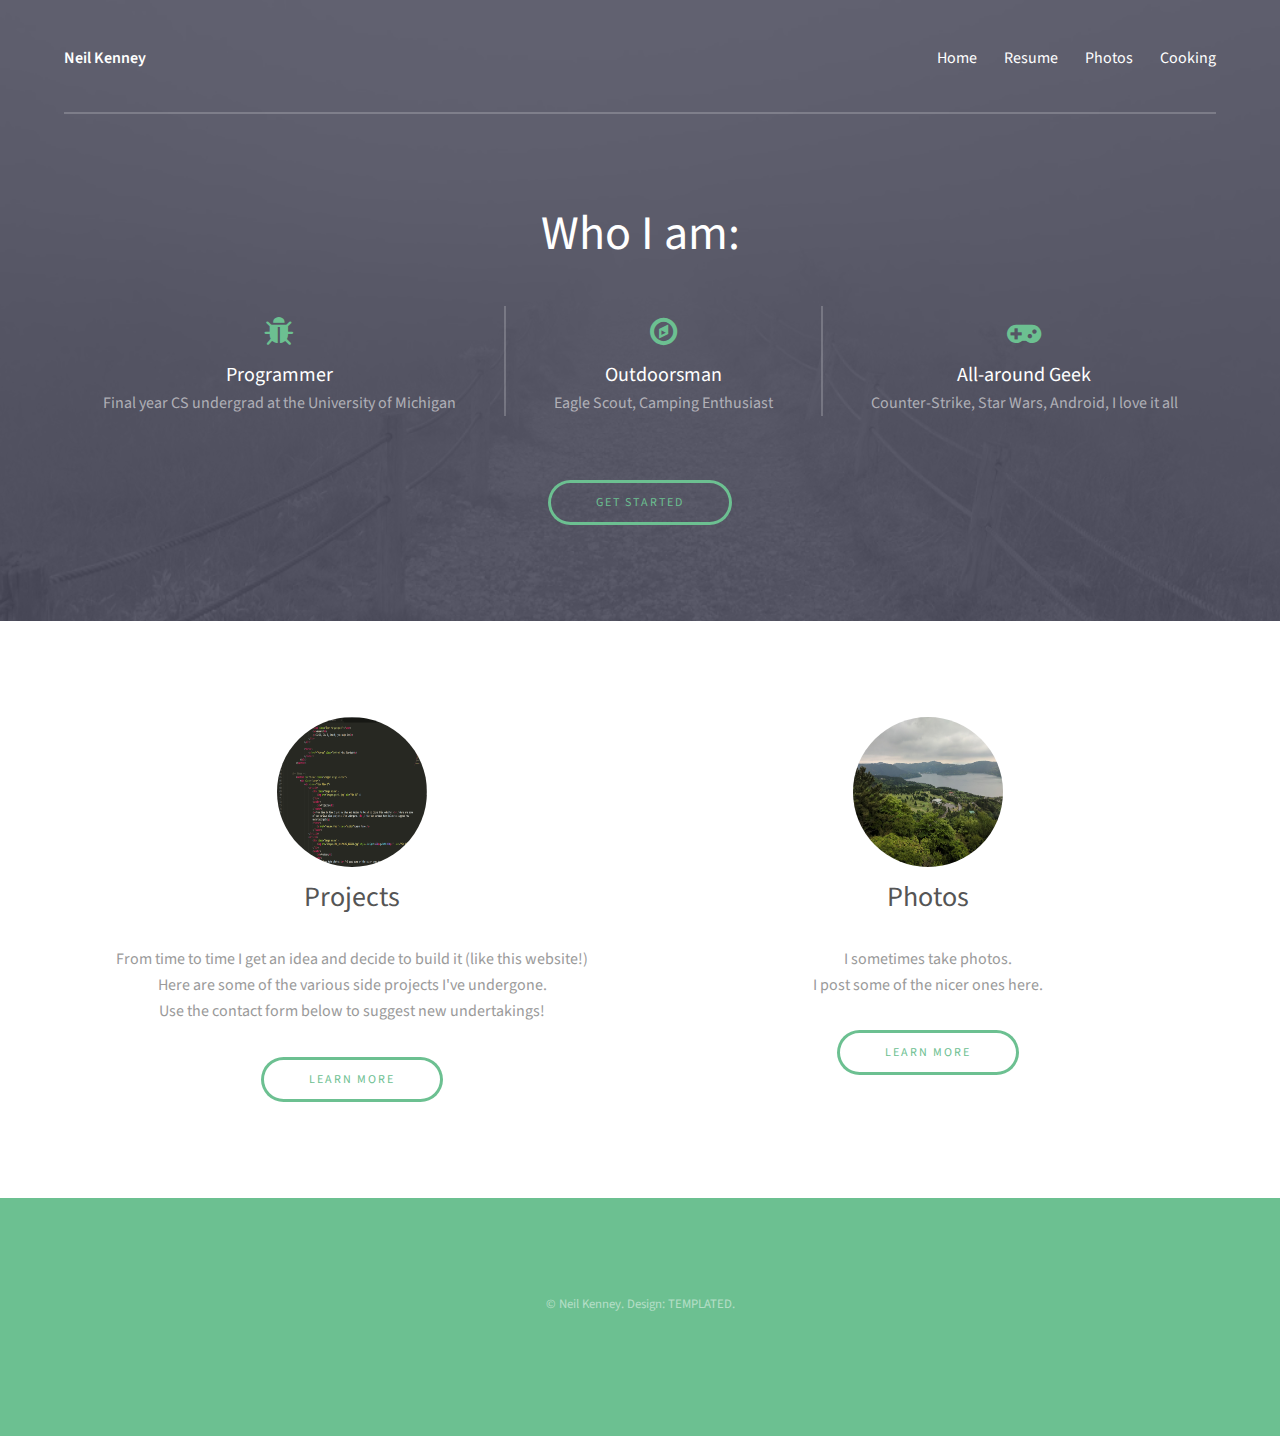
<file: index.html>
<!doctype html>
<!--
	Projection by TEMPLATED
	templated.co @templatedco
	Released for free under the Creative Commons Attribution 3.0 license (templated.co/license)
-->
<html>
	<head>
		<title>NFKenney</title>
		<meta charset="utf-8" />
		<meta name="viewport" content="width=device-width, initial-scale=1" />
		<link rel="stylesheet" href="assets/css/main.css" />
	</head>
	<body>

		<!-- Header -->
			<header id="header">
				<div class="inner">
					<a href="index.php" class="logo"><strong>Neil Kenney</strong></a>
					<nav id="nav">
						<a href="index.php">Home</a>
						<a href="resume.html">Resume</a>
						<a href="pictures.html">Photos</a>
						<a href="cooking.html">Cooking</a>

					</nav>
					<a href="#navPanel" class="navPanelToggle"><span class="fa fa-bars"></span></a>
				</div>
			</header>

		<!-- Banner -->
			<section id="banner">
				<div class="inner">
					<header>
						<h1>Who I am:</h1>
					</header>

					<div class="flex ">

						<div>
							<span class="icon fa-bug"></span>
							<h3>Programmer</h3>
							<p>Final year CS undergrad at the University of Michigan</p>
						</div>

						<div>
							<span class="icon fa-compass"></span>
							<h3>Outdoorsman</h3>
							<p>Eagle Scout, Camping Enthusiast</p>
						</div>

						<div>
							<span class="icon fa-gamepad"></span>
							<h3>All-around Geek</h3>
							<p>Counter-Strike, Star Wars, Android, I love it all</p>
						</div>
					</div>

					<footer>
						<a href="#three" class="button">Get Started</a>
					</footer>
				</div>
			</section>


		<!-- Three -->
			<section id="three" class="wrapper align-center">
				<div class="inner">
					<div class="flex flex-2">
						<article>
							<div class="image round">
								<img src="images/NFKenney_-_Google_Chrome_2017-09-16_15-23-32.jpg"style="height:150px;width:150px" alt="Pic 01" />
							</div>
							<header>
								<h3>Projects</h3>
							</header>
							<p>From time to time I get an idea and decide to build it (like this website!)<br />Here are some of the various side projects I've undergone. <br /> Use the contact form below to suggest new undertakings!</p>
							<footer>
								<a href="resume.html" class="button">Learn More</a>
							</footer>
						</article>
						<article>
							<div class="image round">
								<img src="images/IMG_20170525_155222.jpg" style="height:150px;width:150px"  alt="Pic 02" />
							</div>
							<header>
								<h3>Photos</h3>
							</header>
							<p>I sometimes take photos.<br />I post some of the nicer ones here.</p>
							<footer>
								<a href="pictures.html" class="button">Learn More</a>
							</footer>
						</article>
					</div>
				</div>
			</section>

		<!-- Footer -->
			<footer id="footer">
				<div class="inner">

					<div class="copyright">
						&copy; Neil Kenney. Design: <a href="https://templated.co">TEMPLATED</a>.
					</div>

				</div>
			</footer>

		<!-- Scripts -->
			<script src="assets/js/jquery.min.js"></script>
			<script src="assets/js/skel.min.js"></script>
			<script src="assets/js/util.js"></script>
			<script src="assets/js/main.js"></script>

	</body>
</html>
</file>
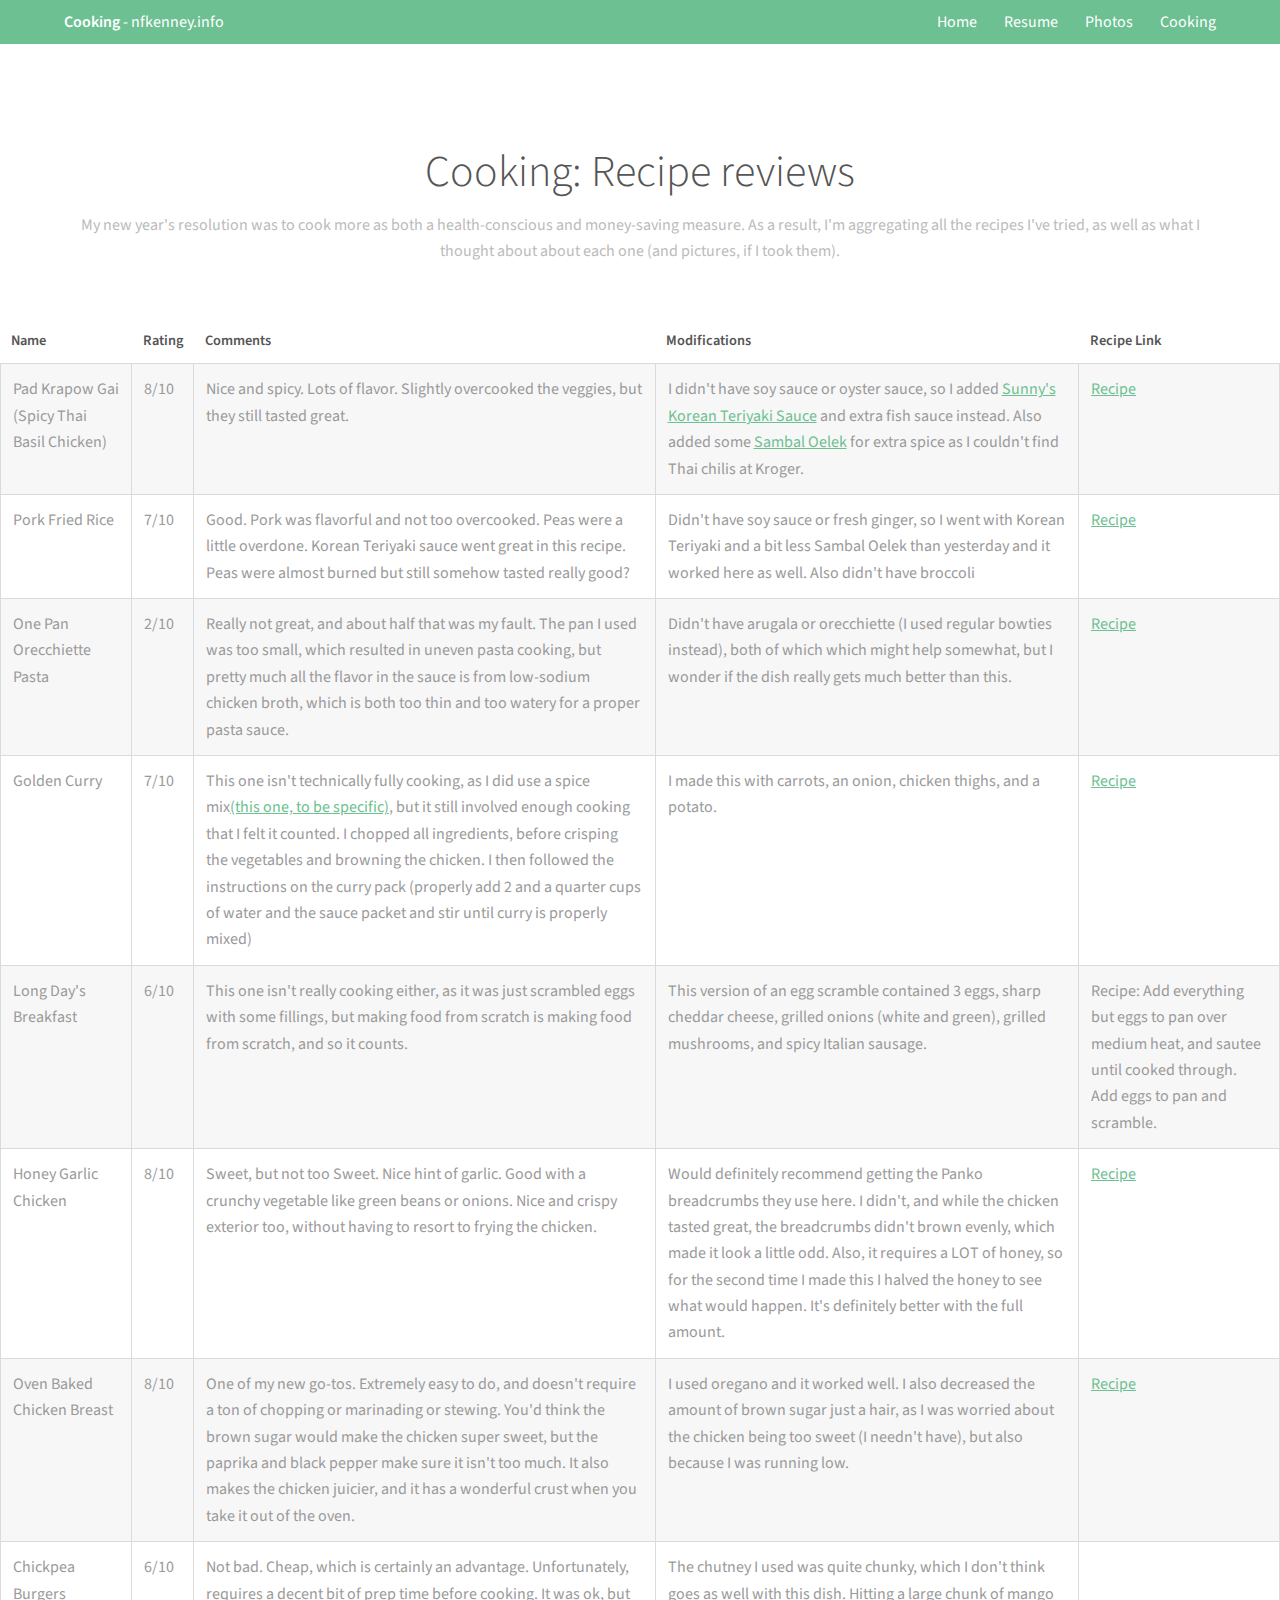
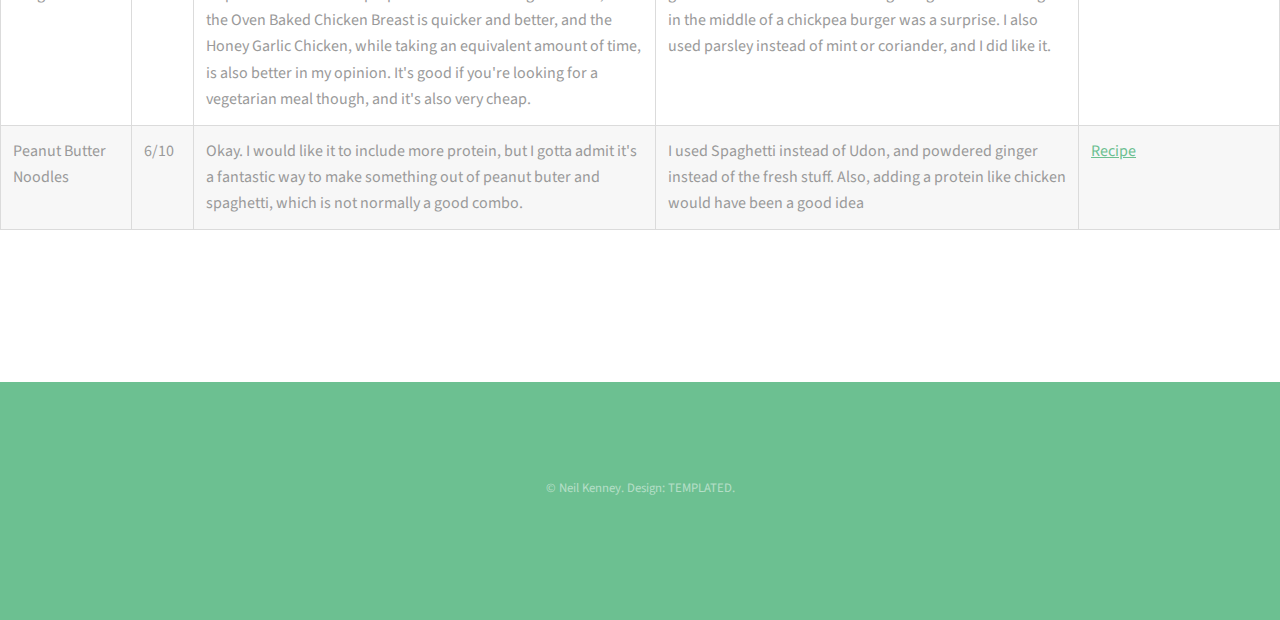
<file: cooking.html>
<!DOCTYPE HTML>
<!--
	Test
	templated.co @templatedco
	Released for free under the Creative Commons Attribution 3.0 license (templated.co/license)
-->
<html>
	<head>
		<title>Cooking - NFKenney.info</title>
		<meta charset="utf-8" />
		<meta name="viewport" content="width=device-width, initial-scale=1" />
		<link rel="stylesheet" href="assets/css/main.css" />
	</head>
	<body class="subpage">

		<!-- Header -->
			<header id="header">
				<div class="inner">
					<a href="index.html" class="logo"><strong>Cooking</strong> - nfkenney.info</a>
					<nav id="nav">
						<a href="index.html">Home</a>
						<a href="resume.html">Resume</a>
						<a href="pictures.html">Photos</a>
						<a href="cooking.html">Cooking</a>
					</nav>
					<a href="#navPanel" class="navPanelToggle"><span class="fa fa-bars"></span></a>
				</div>
			</header>

		<!-- Three -->
			<section id="three" class="wrapper">
				<div class="inner">
					<header class="align-center">
						<h2>Cooking: Recipe reviews</h2>
						<p>My new year's resolution was to cook more as both a health-conscious and money-saving measure. As a result, I'm aggregating all the recipes I've tried, as well as what I thought about about each one (and pictures, if I took them).</p>
					</header>
				</div>
				<div class="table-wrapper">
					<table class="alt">
						<thead>
							<tr>
								<th>Name</th>
								<th>Rating</th>
								<th>Comments</th>
								<th>Modifications</th>
								<th>Recipe Link</th>
							</tr>
						</thead>
						<tbody>
							<tr>
								<td>Pad Krapow Gai (Spicy Thai Basil Chicken)</td>
								<td>8/10</td>
								<td>Nice and spicy. Lots of flavor. Slightly overcooked the veggies, but they still tasted great.</td>
								<td>I didn't have soy sauce or oyster sauce, so I added <a href="https://www.amazon.com/Sunnys-Gourmet-Products-Korean-Teriyaki/dp/B00ENWA5CE">Sunny's Korean Teriyaki Sauce</a> and extra fish sauce instead. Also added some <a href="https://www.amazon.com/Huey-Fong-Sambal-Oelek-Chili/dp/B000JMAVXA"> Sambal Oelek</a> for extra spice as I couldn't find Thai chilis at Kroger.</td>
								<td><a href="https://www.allrecipes.com/recipe/257938/spicy-thai-basil-chicken-pad-krapow-gai/">Recipe</a> </td>
							</tr>
							<tr>
								<td>Pork Fried Rice</td>
								<td>7/10</td>
								<td>Good. Pork was flavorful and not too overcooked. Peas were a little overdone. Korean Teriyaki sauce went great in this recipe. Peas were almost burned but still somehow tasted really good?</td>
								<td>Didn't have soy sauce or fresh ginger, so I went with Korean Teriyaki and a bit less Sambal Oelek than yesterday and it worked here as well. Also didn't have broccoli</td>
								<td><a href="https://www.allrecipes.com/recipe/230818/pork-fried-rice/">Recipe</a> </td>
							</tr>
							<tr>
								<td> One Pan Orecchiette Pasta</td>
								<td>2/10</td>
								<td>Really not great, and about half that was my fault. The pan I used was too small, which resulted in uneven pasta cooking, but pretty much all the flavor in the sauce is from low-sodium chicken broth, which is both too thin and too watery for a proper pasta sauce. </td>
								<td>Didn't have arugala or orecchiette (I used regular bowties instead), both of which which might help somewhat, but I wonder if the dish really gets much better than this.</td>
								<td><a href="https://www.allrecipes.com/recipe/239047/one-pan-orecchiette-pasta/?internalSource=hub%20recipe&referringId=15050&referringContentType=Recipe%20Hub&clickId=cardslot%2013">Recipe</a></td>
							</tr>
							<tr>
								<td>Golden Curry</td>
								<td>7/10</td>
								<td>This one isn't technically fully cooking, as I did use a spice mix<a href="https://www.amazon.com/Golden-Curry-Sauce-Mix-Medium/dp/B0099IJBDQ/">(this one, to be specific)</a>, but it still involved enough cooking that I felt it counted. I chopped all ingredients, before crisping the vegetables and browning the chicken. I then followed the instructions on the curry pack (properly add 2 and a quarter cups of water and the sauce packet and stir until curry is properly mixed)</td> 
								<td>I made this with carrots, an onion, chicken thighs, and a potato.</td>
								<td><a href="https://images-na.ssl-images-amazon.com/images/I/61IVrHHPxYL.jpg">Recipe</a></td>
							</tr>
							<tr>
								<td>Long Day's Breakfast</td>
								<td>6/10</td>
								<td>This one isn't really cooking either, as it was just scrambled eggs with some fillings, but making food from scratch is making food from scratch, and so it counts. </td> 
								<td>This version of an egg scramble contained 3 eggs, sharp cheddar cheese, grilled onions (white and green), grilled mushrooms, and spicy Italian sausage.</td>
								<td>Recipe: Add everything but eggs to pan over medium heat, and sautee until cooked through. Add eggs to pan and scramble.</td>
							</tr>
							<tr>
								<td>Honey Garlic Chicken</td>
								<td>8/10</td>
								<td>Sweet, but not too Sweet. Nice hint of garlic. Good with a crunchy vegetable like green beans or onions. Nice and crispy exterior too, without having to resort to frying the chicken. </td>
								<td>Would definitely recommend getting the Panko breadcrumbs they use here. I didn't, and while the chicken tasted great, the breadcrumbs didn't brown evenly, which made it look a little odd. Also, it requires a LOT of honey, so for the second time I made this I halved the honey to see what would happen. It's definitely better with the full amount. </td>
								<td><a href="https://kirbiecravings.com/baked-honey-garlic-chicken/">Recipe</a> </td>
							</tr>
							<tr>
								<td>Oven Baked Chicken Breast</td>
								<td>8/10</td>
								<td>One of my new go-tos. Extremely easy to do, and doesn't require a ton of chopping or marinading or stewing. You'd think the brown sugar would make the chicken super sweet, but the paprika and black pepper make sure it isn't too much. It also makes the chicken juicier, and it has a wonderful crust when you take it out of the oven.</td>
								<td>I used oregano and it worked well. I also decreased the amount of brown sugar just a hair, as I was worried about the chicken being too sweet (I needn't have), but also because I was running low. </td>
								<td><a href="https://www.recipetineats.com/oven-baked-chicken-breast/">Recipe</a> </td>
							</tr>
							<tr>
								<td>Chickpea Burgers</td>
								<td>6/10</td>
								<td>Not bad. Cheap, which is certainly an advantage. Unfortunately, requires a decent bit of prep time before cooking. It was ok, but the Oven Baked Chicken Breast is quicker and better, and the Honey Garlic Chicken, while taking an equivalent amount of time, is also better in my opinion. It's good if you're looking for a vegetarian meal though, and it's also very cheap.</td>
								<td>The chutney I used was quite chunky, which I don't think goes as well with this dish. Hitting a large chunk of mango in the middle of a chickpea burger was a surprise. I also used parsley instead of mint or coriander, and I did like it. </td>
								<td><a href="http://frugalfeeding.com/2013/07/24/chickpea-burgers/"><Recipe</a> </td>
							</tr>
							<tr>
								<td>Peanut Butter Noodles</td>
								<td>6/10</td>
								<td>Okay. I would like it to include more protein, but I gotta admit it's a fantastic way to make something out of peanut buter and spaghetti, which is not normally a good combo.</td> 
								<td>I used Spaghetti instead of Udon, and powdered ginger instead of the fresh stuff. Also, adding a protein like chicken would have been a good idea</td>
								<td><a href="https://www.allrecipes.com/recipe/11835/peanut-butter-noodles/?internalSource=recipe%20hub&referringId=95&referringContentType=Recipe%20Hub&clickId=cardslot%2039">Recipe</a></td>
							</tr>   
						</tbody>
						<tfoot>
							<tr>
								<td colspan="2"></td>
							</tr>
						</tfoot>
					</table>
				</div>
		</section>



		<!-- Footer -->
			<footer id="footer">
				<div class="inner">

					<div class="copyright">
						&copy; Neil Kenney. Design: <a href="https://templated.co">TEMPLATED</a>.
					</div>

				</div>
			</footer>

		<!-- Scripts -->
			<script src="assets/js/jquery.min.js"></script>
			<script src="assets/js/skel.min.js"></script>
			<script src="assets/js/util.js"></script>
			<script src="assets/js/main.js"></script>

	</body>
</html>
</file>
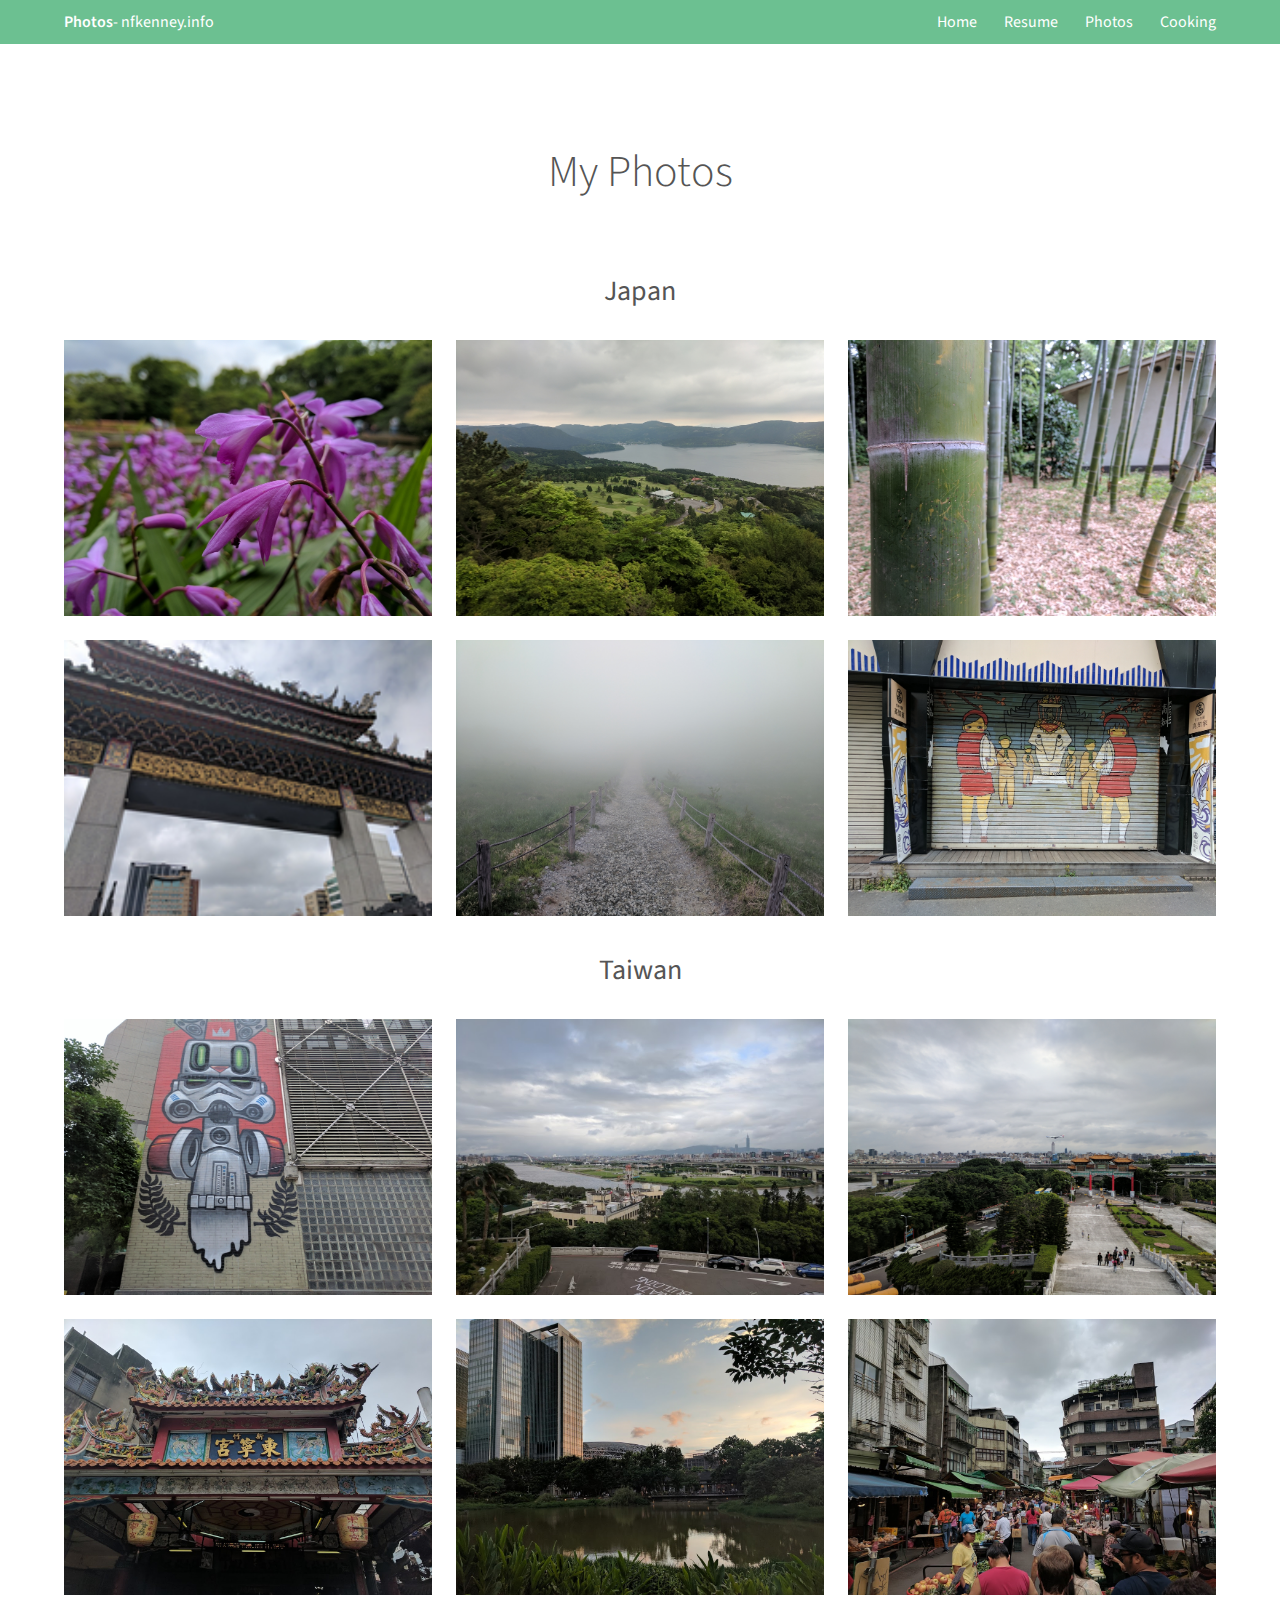
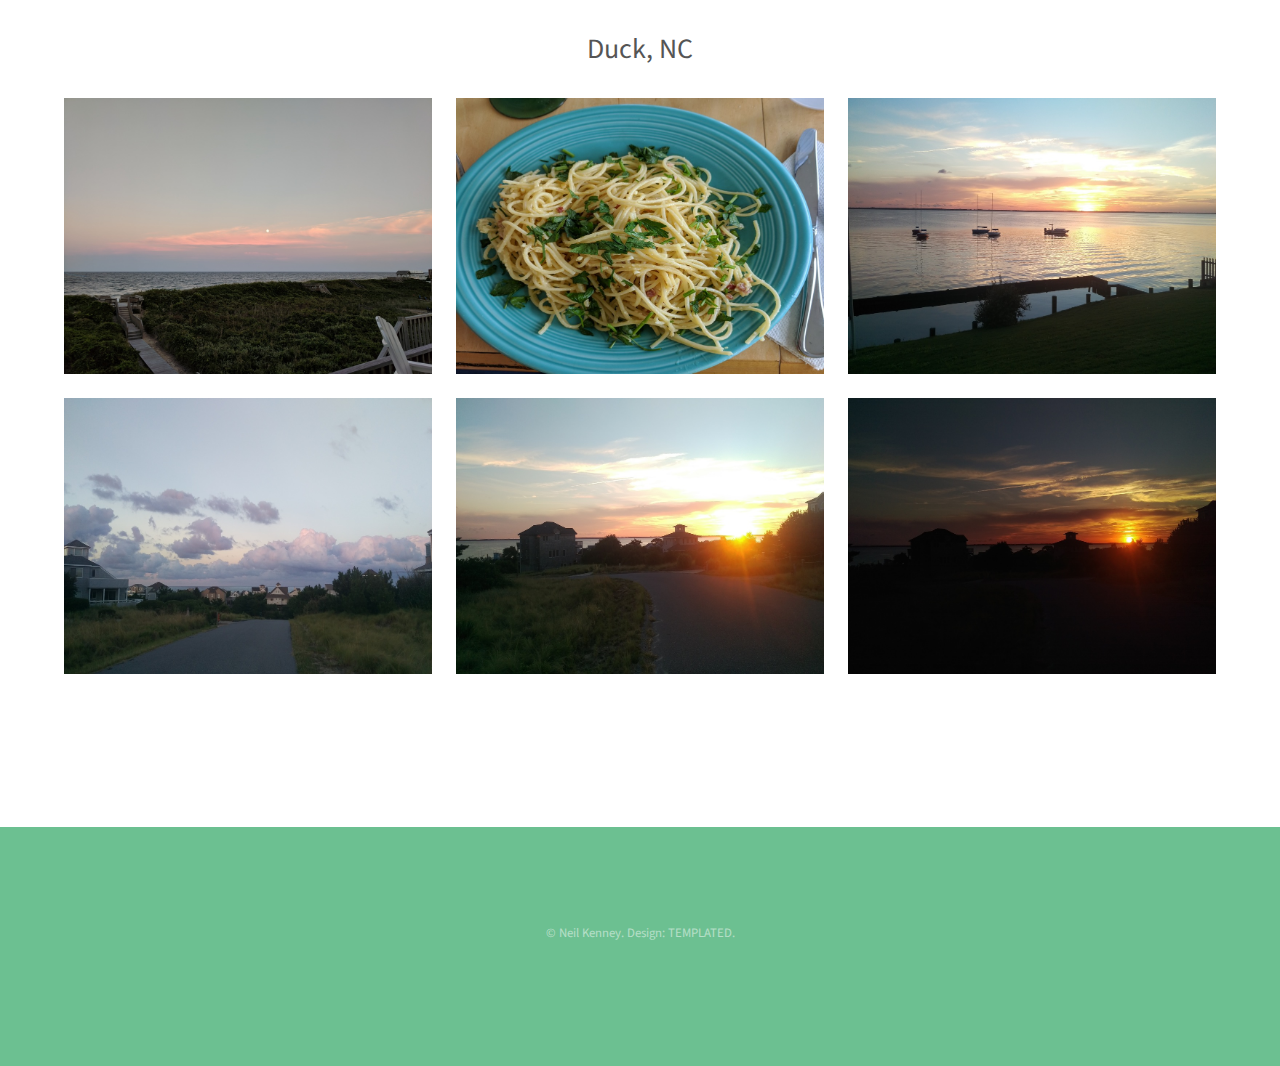
<file: pictures.html>
<!DOCTYPE HTML>
<!--
	Test
	templated.co @templatedco
	Released for free under the Creative Commons Attribution 3.0 license (templated.co/license)
-->
<html>
	<head>
		<title>Photos - NFKenney.info</title>
		<meta charset="utf-8" />
		<meta name="viewport" content="width=device-width, initial-scale=1" />
		<link rel="stylesheet" href="assets/css/main.css" />
		<link href="assets/css/lightbox.css" rel="stylesheet">

	</head>
	<body class="subpage">

		<!-- Header -->
			<header id="header">
				<div class="inner">
					<a href="index.html" class="logo"><strong>Photos</strong>- nfkenney.info</a>
					<nav id="nav">
						<a href="index.html">Home</a>
						<a href="resume.html">Resume</a>
						<a href="photos.html">Photos</a>
						<a href="cooking.html">Cooking</a>

					</nav>
					<a href="#navPanel" class="navPanelToggle"><span class="fa fa-bars"></span></a>
				</div>
			</header>

		<!-- Three -->
			<section id="three" class="wrapper">
				<div class="inner">
					<header class="align-center">
						<h2>My Photos</h2>						
					</header>
					
					<div class="box alt">
						<h3 align="center">Japan</h3>
						<div class="row 100% uniform">
							<div class="4u"><span class="image fit"><a href="images/IMG_20170524_120613.jpg" data-lightbox="Japan"><img src="images/ThumbnailPurpleFlowers.jpg" alt="PurpleFlowers1" data-title="Purple Flowers"/></a></span></div>
							<div class="4u"><span class="image fit"><a href="images/IMG_20170525_155222.jpg" data-lightbox="Japan"><img src="images/ThumbnailGreenScenic.jpg" alt="CableCarOnMountain"/></a></span></div>
							<div class="4u$"><span class="image fit"><a href="images/IMG_20170524_121143.jpg" data-lightbox="japan"><img src="images/ThumbnailBamboo.jpg" alt="Bamboo"/></a></span></div>
							<!-- Break -->
							<div class="4u"><span class="image fit"><a href="images/IMG_20170521_095154.jpg" data-lightbox="Japan"><img src="images/ThumbnailGate.jpg" alt="JapaneseGate"/></a></span></div>
							<div class="4u"><span class="image fit"><a href="images/IMG_20170525_160759.jpg" data-lightbox="Japan"><img src="images/ThumbnailPath.jpg" alt="FoggyPath" /></a></span></div>
							<div class="4u$"><span class="image fit"><a href="images/IMG_20170524_100235.jpg" data-lightbox="Japan"><img src="images/ThumbnailDrummers.jpg" alt="StreetArt"/></a></span></div>
						</div>
					</div>
					<div class="box alt">
						<h3 align="center">Taiwan</h3>
						<div class="row 100% uniform">
							<div class="4u"><span class="image fit"><a href="images/IMG_20170522_112051.jpg" data-lightbox="Taiwan"><img src="images/ThumbnailStormTrooper.jpg" alt="Stormtrooper"/></a></span></div>
							<div class="4u"><span class="image fit"><a href="images/IMG_20170521_165026.jpg" data-lightbox="Taiwan"><img src="images/IMG_20170521_165026.jpg" alt="OldHotelView1" /></a></span></div>
							<div class="4u$"><span class="image fit"><a href="images/IMG_20170521_164950.jpg" data-lightbox="Taiwan"><img src="images/IMG_20170521_164950.jpg" alt="OldHotelView2"/></a></span></div>
							<!-- Break -->
							<div class="4u"><span class="image fit"><a href="images/IMG_20170519_130618.jpg" data-lightbox="Taiwan"><img src="images/IMG_20170519_130618.jpg" alt="TaiwaneseTemple"/></a></span></div>
							<div class="4u"><span class="image fit"><a href="images/IMG_20170520_181719.jpg" data-lightbox="Taiwan"><img src="images/IMG_20170520_181719.jpg" alt="AbandonedBuilding"/></a></span></div>
							<div class="4u$"><span class="image fit"><a href="images/IMG_20170520_160821.jpg" data-lightbox="Taiwan"><img src="images/IMG_20170520_160821.jpg" alt="Streetview"/></a></span></div>
						</div>
					</div>
					<div class="box alt">
						<h3 align="center">Duck, NC</h3>
						<div class="row 100% uniform">
							<div class="4u"><span class="image fit"><a href="images/IMG_20180824_194348.jpg" data-lightbox="Duck"><img src="images/ThumbnailBeachSunset.jpg" alt="OceanSunset"/></a></span></div>
							<div class="4u"><span class="image fit"><a href="images/IMG_20180820_182914_539.jpg" data-lightbox="Duck"><img src="images/ThumbnailCarbonara.jpg" alt="SpaghettiCarbonara"/></a></span></div>
							<div class="4u$"><span class="image fit"><a href="images/IMAG1246.jpg" data-lightbox="Duck"><img src="images/ThumbnailSunsetSound.jpg" alt="BoatsOnSound"/></a></span></div>
							<!-- Break -->
							<div class="4u"><span class="image fit"><a href="images/IMAG1236.jpg" data-lightbox="Duck"><img src="images/ThumbnailStormySkies.jpg" alt="CloudySkies"/></a></span></div>
							<div class="4u"><span class="image fit"><a href="images/IMAG1244.jpg" data-lightbox="Duck"><img src="images/ThumbnailSunsetHouses.jpg" alt="SunsetOverHouses" /></a></span></div>
							<div class="4u$"><span class="image fit"><a href="images/IMAG1243.jpg" data-lightbox="Duck"><img src="images/ThumbnailDarkSunset.jpg" alt="DarkSunset"/></a></span></div>
						</div>
					</div>
				</div>



			</section>

			<h4></h4>


		<!-- Footer -->
			<footer id="footer">
				<div class="inner">


					<div class="copyright">
						&copy; Neil Kenney. Design: <a href="https://templated.co">TEMPLATED</a>.
					</div>

				</div>
			</footer>

		<!-- Scripts -->
			<script src="assets/js/jquery.min.js"></script>
			<script src="assets/js/skel.min.js"></script>
			<script src="assets/js/util.js"></script>
			<script src="assets/js/main.js"></script>
			<script src="assets/js/lightbox-plus-jquery.js"></script>
	</body>
</html>
</file>
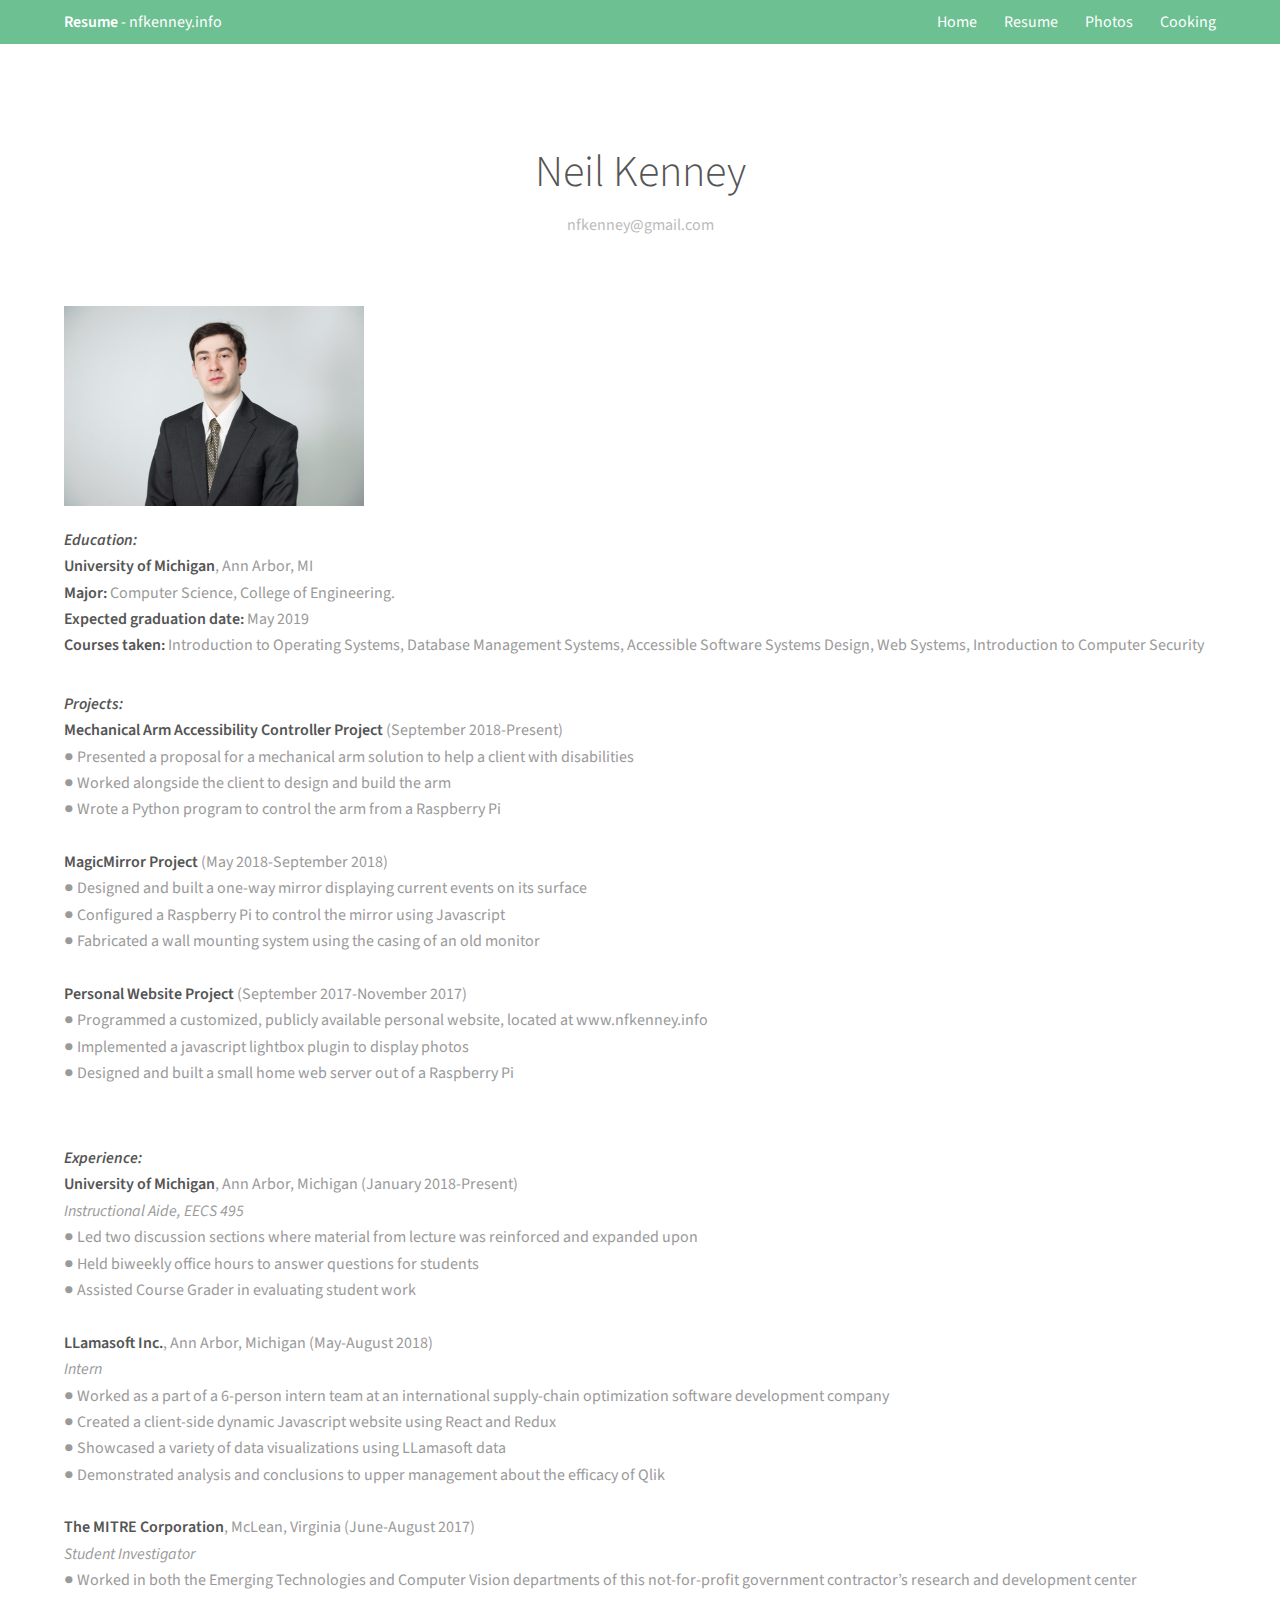
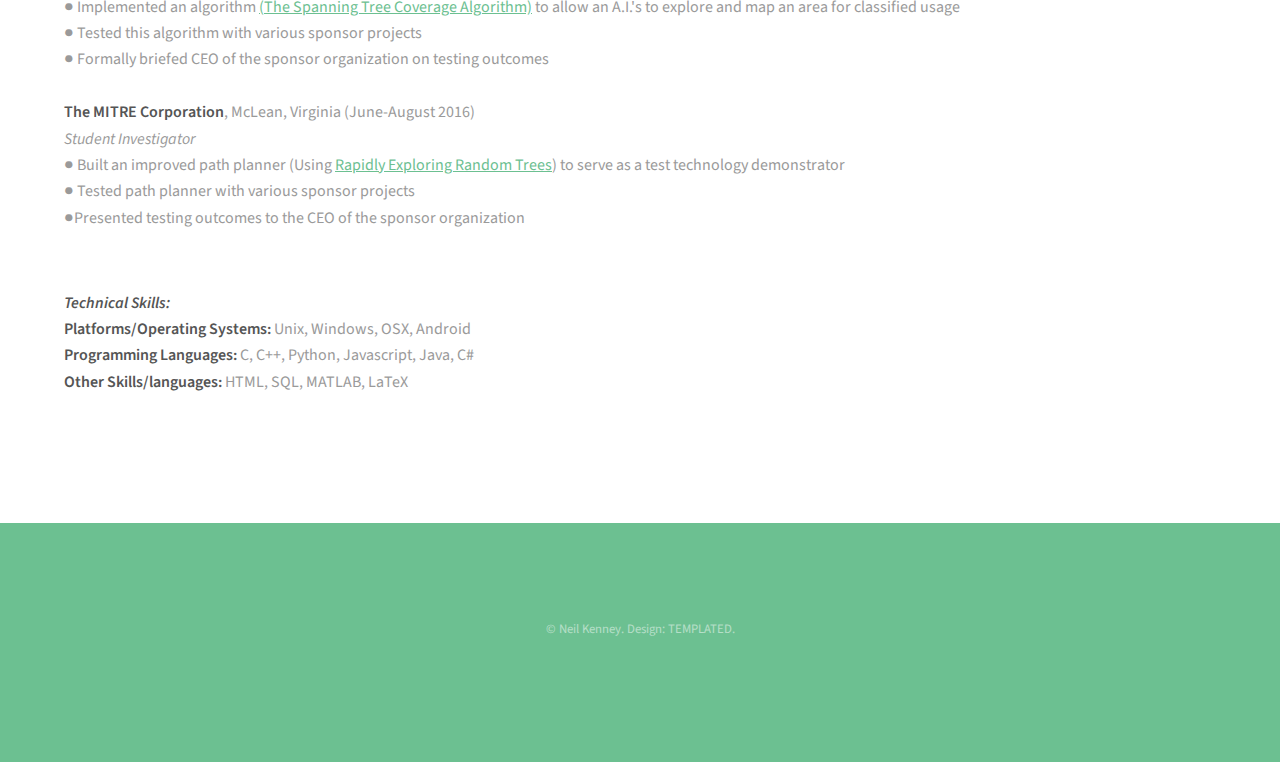
<file: resume.html>
<!DOCTYPE HTML>
<!--
	Test
	templated.co @templatedco
	Released for free under the Creative Commons Attribution 3.0 license (templated.co/license)
-->
<html>
	<head>
		<title>Resume - NFKenney.info</title>
		<meta charset="utf-8" />
		<meta name="viewport" content="width=device-width, initial-scale=1" />
		<link rel="stylesheet" href="assets/css/main.css" />
	</head>
	<body class="subpage">

		<!-- Header -->
			<header id="header">
				<div class="inner">
					<a href="index.html" class="logo"><strong>Resume</strong> - nfkenney.info</a>
					<nav id="nav">
						<a href="index.html">Home</a>
						<a href="resume.html">Resume</a>
						<a href="pictures.html">Photos</a>
						<a href="cooking.html">Cooking</a>

					</nav>
					<a href="#navPanel" class="navPanelToggle"><span class="fa fa-bars"></span></a>
				</div>
			</header>

		<!-- Three -->
			<section id="three" class="wrapper">
				<div class="inner">
					<header class="align-center">
						<h2>Neil Kenney</h2>
						<p>nfkenney@gmail.com</p>
					</header>
					<div class="image square left">
						<img src="images/headshot.png" style="height:200px;width:300px" alt="Headshot" />
					</div>
					<p><em><b>Education:</em></b> 
						<br /> <b>University of Michigan</b>, Ann Arbor, MI <br /> 
						<b>Major:</b> Computer Science, College of Engineering. <br /> 
						<b>Expected graduation date:</b> May 2019 <br /> 
						<b>Courses taken:</b> Introduction to Operating Systems, Database Management Systems, Accessible Software Systems Design, Web Systems, Introduction to Computer Security</p>
					
					<p><em><b>Projects: </em></b> <br /> 
						<b>Mechanical Arm Accessibility Controller Project</b> (September 2018-Present) <br />
							&#9679; Presented a proposal for a mechanical arm solution to help a client with disabilities <br/>
							&#9679; Worked alongside the client to design and build the arm <br/>
							&#9679; Wrote a Python program to control the arm from a Raspberry Pi <br/>
						<br/>
						<b>MagicMirror Project</b> (May 2018-September 2018) <br />
							&#9679; Designed and built a one-way mirror displaying current events on its surface <br />
							&#9679; Configured a Raspberry Pi to control the mirror using Javascript <br />
							&#9679; Fabricated a wall mounting system using the casing of an old monitor <br />
						<br/>
						<b> Personal Website Project</b> (September 2017-November 2017) <br/>
							&#9679; Programmed a customized, publicly available personal website, located at www.nfkenney.info <br/>
							&#9679; Implemented a javascript lightbox plugin to display photos <br/>
							&#9679; Designed and built a small home web server out of a Raspberry Pi <br/>
						<br />

					<p><em><b>Experience:</em></b> <br />
						<b>University of Michigan</b>, Ann Arbor, Michigan (January 2018-Present)<br />
							<i> Instructional Aide, EECS 495 </i> <br />
							&#9679; Led two discussion sections where material from lecture was reinforced and expanded upon<br />
							&#9679; Held biweekly office hours to answer questions for students<br />
							&#9679; Assisted Course Grader in evaluating student work<br />

						<br />

						<b>LLamasoft Inc.</b>, Ann Arbor, Michigan (May-August 2018)<br />
							<i> Intern </i><br />
							&#9679; Worked as a part of a 6-person intern team at an international supply-chain optimization software
							development company<br />
							&#9679; Created a client-side dynamic Javascript website using React and Redux<br />
							&#9679; Showcased a variety of data visualizations using LLamasoft data<br />
							&#9679; Demonstrated analysis and conclusions to upper management about the efficacy of Qlik<br />
						<br />

						<b>The MITRE Corporation</b>, McLean, Virginia (June-August 2017)<br /> 
							<i> Student Investigator </i><br /> 
							&#9679; Worked in both the Emerging Technologies and Computer Vision departments of this not-for-profit
							government contractor’s research and development center <br/>
							&#9679; Implemented an algorithm <a href="https://en.wikipedia.org/wiki/Spanning_tree">(The Spanning Tree Coverage Algorithm)</a> to allow an A.I.'s to explore and map an area for classified usage<br /> 
							&#9679; Tested this algorithm with various sponsor projects<br /> 
							&#9679; Formally briefed CEO of the sponsor organization on testing outcomes<br />
						<br />
						<b>The MITRE Corporation</b>, McLean, Virginia (June-August 2016)<br />
							<i> Student Investigator </i><br />
							&#9679; Built an improved path planner (Using <a href = "https://en.wikipedia.org/wiki/Rapidly-exploring_random_tree">Rapidly Exploring Random Trees</a>) to serve as a test technology demonstrator<br /> 
							&#9679; Tested path planner with various sponsor projects<br />
							&#9679;Presented testing outcomes to the CEO of the sponsor organization <br />
						<br />
					
					<p><em><b>Technical Skills:</em>
					</b> <br /> <b>Platforms/Operating Systems:</b> Unix, Windows, OSX, Android<br />
						<b>Programming Languages:</b> C, C++, Python, Javascript, Java, C#
						<br />
						<b>Other Skills/languages:</b> HTML, SQL, MATLAB, LaTeX<br />
					</p>
				</div>
			</section>

		<!-- Footer -->
			<footer id="footer">
				<div class="inner">

					<div class="copyright">
						&copy; Neil Kenney. Design: <a href="https://templated.co">TEMPLATED</a>.
					</div>

				</div>
			</footer>

		<!-- Scripts -->
			<script src="assets/js/jquery.min.js"></script>
			<script src="assets/js/skel.min.js"></script>
			<script src="assets/js/util.js"></script>
			<script src="assets/js/main.js"></script>

	</body>
</html>
</file>
<file: assets/css/main.css>
@charset "UTF-8";
@import url(font-awesome.min.css);
@import "https://fonts.googleapis.com/css?family=Source+Sans+Pro:300,400,600";

/*
	Projection by TEMPLATED
	templated.co @templatedco
	Released for free under the Creative Commons Attribution 3.0 license (templated.co/license)
*/

/* Reset */

	html, body, div, span, applet, object, iframe, h1, h2, h3, h4, h5, h6, p, blockquote, pre, a, abbr, acronym, address, big, cite, code, del, dfn, em, img, ins, kbd, q, s, samp, small, strike, strong, sub, sup, tt, var, b, u, i, center, dl, dt, dd, ol, ul, li, fieldset, form, label, legend, table, caption, tbody, tfoot, thead, tr, th, td, article, aside, canvas, details, embed, figure, figcaption, footer, header, hgroup, menu, nav, output, ruby, section, summary, time, mark, audio, video {
		margin: 0;
		padding: 0;
		border: 0;
		font-size: 100%;
		font: inherit;
		vertical-align: baseline;
	}

	article, aside, details, figcaption, figure, footer, header, hgroup, menu, nav, section {
		display: block;
	}

	body {
		line-height: 1;
	}

	ol, ul {
		list-style: none;
	}

	blockquote, q {
		quotes: none;
	}

	blockquote:before, blockquote:after, q:before, q:after {
		content: '';
		content: none;
	}

	table {
		border-collapse: collapse;
		border-spacing: 0;
	}

	body {
		-webkit-text-size-adjust: none;
	}

/* Box Model */

	*, *:before, *:after {
		-moz-box-sizing: border-box;
		-webkit-box-sizing: border-box;
		box-sizing: border-box;
	}

/* Containers */

	.container {
		margin-left: auto;
		margin-right: auto;
	}

	.container.\31 25\25 {
		width: 100%;
		max-width: 100em;
		min-width: 80em;
	}

	.container.\37 5\25 {
		width: 60em;
	}

	.container.\35 0\25 {
		width: 40em;
	}

	.container.\32 5\25 {
		width: 20em;
	}

	.container {
		width: 80em;
	}

	@media screen and (max-width: 1680px) {

		.container.\31 25\25 {
			width: 100%;
			max-width: 100em;
			min-width: 80em;
		}

		.container.\37 5\25 {
			width: 60em;
		}

		.container.\35 0\25 {
			width: 40em;
		}

		.container.\32 5\25 {
			width: 20em;
		}

		.container {
			width: 80em;
		}

	}

	@media screen and (max-width: 1280px) {

		.container.\31 25\25 {
			width: 100%;
			max-width: 81.25em;
			min-width: 65em;
		}

		.container.\37 5\25 {
			width: 48.75em;
		}

		.container.\35 0\25 {
			width: 32.5em;
		}

		.container.\32 5\25 {
			width: 16.25em;
		}

		.container {
			width: 65em;
		}

	}

	@media screen and (max-width: 980px) {

		.container.\31 25\25 {
			width: 100%;
			max-width: 112.5%;
			min-width: 90%;
		}

		.container.\37 5\25 {
			width: 67.5%;
		}

		.container.\35 0\25 {
			width: 45%;
		}

		.container.\32 5\25 {
			width: 22.5%;
		}

		.container {
			width: 90%;
		}

	}

	@media screen and (max-width: 736px) {

		.container.\31 25\25 {
			width: 100%;
			max-width: 112.5%;
			min-width: 90%;
		}

		.container.\37 5\25 {
			width: 67.5%;
		}

		.container.\35 0\25 {
			width: 45%;
		}

		.container.\32 5\25 {
			width: 22.5%;
		}

		.container {
			width: 90% !important;
		}

	}

	@media screen and (max-width: 480px) {

		.container.\31 25\25 {
			width: 100%;
			max-width: 112.5%;
			min-width: 90%;
		}

		.container.\37 5\25 {
			width: 67.5%;
		}

		.container.\35 0\25 {
			width: 45%;
		}

		.container.\32 5\25 {
			width: 22.5%;
		}

		.container {
			width: 90% !important;
		}

	}

/* Grid */

	.row {
		border-bottom: solid 1px transparent;
		-moz-box-sizing: border-box;
		-webkit-box-sizing: border-box;
		box-sizing: border-box;
	}

	.row > * {
		float: left;
		-moz-box-sizing: border-box;
		-webkit-box-sizing: border-box;
		box-sizing: border-box;
	}

	.row:after, .row:before {
		content: '';
		display: block;
		clear: both;
		height: 0;
	}

	.row.uniform > * > :first-child {
		margin-top: 0;
	}

	.row.uniform > * > :last-child {
		margin-bottom: 0;
	}

	.row.\30 \25 > * {
		padding: 0 0 0 0em;
	}

	.row.\30 \25 {
		margin: 0 0 -1px 0em;
	}

	.row.uniform.\30 \25 > * {
		padding: 0em 0 0 0em;
	}

	.row.uniform.\30 \25 {
		margin: 0em 0 -1px 0em;
	}

	.row > * {
		padding: 0 0 0 2em;
	}

	.row {
		margin: 0 0 -1px -2em;
	}

	.row.uniform > * {
		padding: 2em 0 0 2em;
	}

	.row.uniform {
		margin: -2em 0 -1px -2em;
	}

	.row.\32 00\25 > * {
		padding: 0 0 0 4em;
	}

	.row.\32 00\25 {
		margin: 0 0 -1px -4em;
	}

	.row.uniform.\32 00\25 > * {
		padding: 4em 0 0 4em;
	}

	.row.uniform.\32 00\25 {
		margin: -4em 0 -1px -4em;
	}

	.row.\31 50\25 > * {
		padding: 0 0 0 3em;
	}

	.row.\31 50\25 {
		margin: 0 0 -1px -3em;
	}

	.row.uniform.\31 50\25 > * {
		padding: 3em 0 0 3em;
	}

	.row.uniform.\31 50\25 {
		margin: -3em 0 -1px -3em;
	}

	.row.\35 0\25 > * {
		padding: 0 0 0 1em;
	}

	.row.\35 0\25 {
		margin: 0 0 -1px -1em;
	}

	.row.uniform.\35 0\25 > * {
		padding: 1em 0 0 1em;
	}

	.row.uniform.\35 0\25 {
		margin: -1em 0 -1px -1em;
	}

	.row.\32 5\25 > * {
		padding: 0 0 0 0.5em;
	}

	.row.\32 5\25 {
		margin: 0 0 -1px -0.5em;
	}

	.row.uniform.\32 5\25 > * {
		padding: 0.5em 0 0 0.5em;
	}

	.row.uniform.\32 5\25 {
		margin: -0.5em 0 -1px -0.5em;
	}

	.\31 2u, .\31 2u\24 {
		width: 100%;
		clear: none;
		margin-left: 0;
	}

	.\31 1u, .\31 1u\24 {
		width: 91.6666666667%;
		clear: none;
		margin-left: 0;
	}

	.\31 0u, .\31 0u\24 {
		width: 83.3333333333%;
		clear: none;
		margin-left: 0;
	}

	.\39 u, .\39 u\24 {
		width: 75%;
		clear: none;
		margin-left: 0;
	}

	.\38 u, .\38 u\24 {
		width: 66.6666666667%;
		clear: none;
		margin-left: 0;
	}

	.\37 u, .\37 u\24 {
		width: 58.3333333333%;
		clear: none;
		margin-left: 0;
	}

	.\36 u, .\36 u\24 {
		width: 50%;
		clear: none;
		margin-left: 0;
	}

	.\35 u, .\35 u\24 {
		width: 41.6666666667%;
		clear: none;
		margin-left: 0;
	}

	.\34 u, .\34 u\24 {
		width: 33.3333333333%;
		clear: none;
		margin-left: 0;
	}

	.\33 u, .\33 u\24 {
		width: 25%;
		clear: none;
		margin-left: 0;
	}

	.\32 u, .\32 u\24 {
		width: 16.6666666667%;
		clear: none;
		margin-left: 0;
	}

	.\31 u, .\31 u\24 {
		width: 8.3333333333%;
		clear: none;
		margin-left: 0;
	}

	.\31 2u\24 + *,
	.\31 1u\24 + *,
	.\31 0u\24 + *,
	.\39 u\24 + *,
	.\38 u\24 + *,
	.\37 u\24 + *,
	.\36 u\24 + *,
	.\35 u\24 + *,
	.\34 u\24 + *,
	.\33 u\24 + *,
	.\32 u\24 + *,
	.\31 u\24 + * {
		clear: left;
	}

	.\-11u {
		margin-left: 91.66667%;
	}

	.\-10u {
		margin-left: 83.33333%;
	}

	.\-9u {
		margin-left: 75%;
	}

	.\-8u {
		margin-left: 66.66667%;
	}

	.\-7u {
		margin-left: 58.33333%;
	}

	.\-6u {
		margin-left: 50%;
	}

	.\-5u {
		margin-left: 41.66667%;
	}

	.\-4u {
		margin-left: 33.33333%;
	}

	.\-3u {
		margin-left: 25%;
	}

	.\-2u {
		margin-left: 16.66667%;
	}

	.\-1u {
		margin-left: 8.33333%;
	}

	@media screen and (max-width: 1680px) {

		.row > * {
			padding: 0 0 0 2em;
		}

		.row {
			margin: 0 0 -1px -2em;
		}

		.row.uniform > * {
			padding: 2em 0 0 2em;
		}

		.row.uniform {
			margin: -2em 0 -1px -2em;
		}

		.row.\32 00\25 > * {
			padding: 0 0 0 4em;
		}

		.row.\32 00\25 {
			margin: 0 0 -1px -4em;
		}

		.row.uniform.\32 00\25 > * {
			padding: 4em 0 0 4em;
		}

		.row.uniform.\32 00\25 {
			margin: -4em 0 -1px -4em;
		}

		.row.\31 50\25 > * {
			padding: 0 0 0 3em;
		}

		.row.\31 50\25 {
			margin: 0 0 -1px -3em;
		}

		.row.uniform.\31 50\25 > * {
			padding: 3em 0 0 3em;
		}

		.row.uniform.\31 50\25 {
			margin: -3em 0 -1px -3em;
		}

		.row.\35 0\25 > * {
			padding: 0 0 0 1em;
		}

		.row.\35 0\25 {
			margin: 0 0 -1px -1em;
		}

		.row.uniform.\35 0\25 > * {
			padding: 1em 0 0 1em;
		}

		.row.uniform.\35 0\25 {
			margin: -1em 0 -1px -1em;
		}

		.row.\32 5\25 > * {
			padding: 0 0 0 0.5em;
		}

		.row.\32 5\25 {
			margin: 0 0 -1px -0.5em;
		}

		.row.uniform.\32 5\25 > * {
			padding: 0.5em 0 0 0.5em;
		}

		.row.uniform.\32 5\25 {
			margin: -0.5em 0 -1px -0.5em;
		}

		.\31 2u\28xlarge\29, .\31 2u\24\28xlarge\29 {
			width: 100%;
			clear: none;
			margin-left: 0;
		}

		.\31 1u\28xlarge\29, .\31 1u\24\28xlarge\29 {
			width: 91.6666666667%;
			clear: none;
			margin-left: 0;
		}

		.\31 0u\28xlarge\29, .\31 0u\24\28xlarge\29 {
			width: 83.3333333333%;
			clear: none;
			margin-left: 0;
		}

		.\39 u\28xlarge\29, .\39 u\24\28xlarge\29 {
			width: 75%;
			clear: none;
			margin-left: 0;
		}

		.\38 u\28xlarge\29, .\38 u\24\28xlarge\29 {
			width: 66.6666666667%;
			clear: none;
			margin-left: 0;
		}

		.\37 u\28xlarge\29, .\37 u\24\28xlarge\29 {
			width: 58.3333333333%;
			clear: none;
			margin-left: 0;
		}

		.\36 u\28xlarge\29, .\36 u\24\28xlarge\29 {
			width: 50%;
			clear: none;
			margin-left: 0;
		}

		.\35 u\28xlarge\29, .\35 u\24\28xlarge\29 {
			width: 41.6666666667%;
			clear: none;
			margin-left: 0;
		}

		.\34 u\28xlarge\29, .\34 u\24\28xlarge\29 {
			width: 33.3333333333%;
			clear: none;
			margin-left: 0;
		}

		.\33 u\28xlarge\29, .\33 u\24\28xlarge\29 {
			width: 25%;
			clear: none;
			margin-left: 0;
		}

		.\32 u\28xlarge\29, .\32 u\24\28xlarge\29 {
			width: 16.6666666667%;
			clear: none;
			margin-left: 0;
		}

		.\31 u\28xlarge\29, .\31 u\24\28xlarge\29 {
			width: 8.3333333333%;
			clear: none;
			margin-left: 0;
		}

		.\31 2u\24\28xlarge\29 + *,
		.\31 1u\24\28xlarge\29 + *,
		.\31 0u\24\28xlarge\29 + *,
		.\39 u\24\28xlarge\29 + *,
		.\38 u\24\28xlarge\29 + *,
		.\37 u\24\28xlarge\29 + *,
		.\36 u\24\28xlarge\29 + *,
		.\35 u\24\28xlarge\29 + *,
		.\34 u\24\28xlarge\29 + *,
		.\33 u\24\28xlarge\29 + *,
		.\32 u\24\28xlarge\29 + *,
		.\31 u\24\28xlarge\29 + * {
			clear: left;
		}

		.\-11u\28xlarge\29 {
			margin-left: 91.66667%;
		}

		.\-10u\28xlarge\29 {
			margin-left: 83.33333%;
		}

		.\-9u\28xlarge\29 {
			margin-left: 75%;
		}

		.\-8u\28xlarge\29 {
			margin-left: 66.66667%;
		}

		.\-7u\28xlarge\29 {
			margin-left: 58.33333%;
		}

		.\-6u\28xlarge\29 {
			margin-left: 50%;
		}

		.\-5u\28xlarge\29 {
			margin-left: 41.66667%;
		}

		.\-4u\28xlarge\29 {
			margin-left: 33.33333%;
		}

		.\-3u\28xlarge\29 {
			margin-left: 25%;
		}

		.\-2u\28xlarge\29 {
			margin-left: 16.66667%;
		}

		.\-1u\28xlarge\29 {
			margin-left: 8.33333%;
		}

	}

	@media screen and (max-width: 1280px) {

		.row > * {
			padding: 0 0 0 1.5em;
		}

		.row {
			margin: 0 0 -1px -1.5em;
		}

		.row.uniform > * {
			padding: 1.5em 0 0 1.5em;
		}

		.row.uniform {
			margin: -1.5em 0 -1px -1.5em;
		}

		.row.\32 00\25 > * {
			padding: 0 0 0 3em;
		}

		.row.\32 00\25 {
			margin: 0 0 -1px -3em;
		}

		.row.uniform.\32 00\25 > * {
			padding: 3em 0 0 3em;
		}

		.row.uniform.\32 00\25 {
			margin: -3em 0 -1px -3em;
		}

		.row.\31 50\25 > * {
			padding: 0 0 0 2.25em;
		}

		.row.\31 50\25 {
			margin: 0 0 -1px -2.25em;
		}

		.row.uniform.\31 50\25 > * {
			padding: 2.25em 0 0 2.25em;
		}

		.row.uniform.\31 50\25 {
			margin: -2.25em 0 -1px -2.25em;
		}

		.row.\35 0\25 > * {
			padding: 0 0 0 0.75em;
		}

		.row.\35 0\25 {
			margin: 0 0 -1px -0.75em;
		}

		.row.uniform.\35 0\25 > * {
			padding: 0.75em 0 0 0.75em;
		}

		.row.uniform.\35 0\25 {
			margin: -0.75em 0 -1px -0.75em;
		}

		.row.\32 5\25 > * {
			padding: 0 0 0 0.375em;
		}

		.row.\32 5\25 {
			margin: 0 0 -1px -0.375em;
		}

		.row.uniform.\32 5\25 > * {
			padding: 0.375em 0 0 0.375em;
		}

		.row.uniform.\32 5\25 {
			margin: -0.375em 0 -1px -0.375em;
		}

		.\31 2u\28large\29, .\31 2u\24\28large\29 {
			width: 100%;
			clear: none;
			margin-left: 0;
		}

		.\31 1u\28large\29, .\31 1u\24\28large\29 {
			width: 91.6666666667%;
			clear: none;
			margin-left: 0;
		}

		.\31 0u\28large\29, .\31 0u\24\28large\29 {
			width: 83.3333333333%;
			clear: none;
			margin-left: 0;
		}

		.\39 u\28large\29, .\39 u\24\28large\29 {
			width: 75%;
			clear: none;
			margin-left: 0;
		}

		.\38 u\28large\29, .\38 u\24\28large\29 {
			width: 66.6666666667%;
			clear: none;
			margin-left: 0;
		}

		.\37 u\28large\29, .\37 u\24\28large\29 {
			width: 58.3333333333%;
			clear: none;
			margin-left: 0;
		}

		.\36 u\28large\29, .\36 u\24\28large\29 {
			width: 50%;
			clear: none;
			margin-left: 0;
		}

		.\35 u\28large\29, .\35 u\24\28large\29 {
			width: 41.6666666667%;
			clear: none;
			margin-left: 0;
		}

		.\34 u\28large\29, .\34 u\24\28large\29 {
			width: 33.3333333333%;
			clear: none;
			margin-left: 0;
		}

		.\33 u\28large\29, .\33 u\24\28large\29 {
			width: 25%;
			clear: none;
			margin-left: 0;
		}

		.\32 u\28large\29, .\32 u\24\28large\29 {
			width: 16.6666666667%;
			clear: none;
			margin-left: 0;
		}

		.\31 u\28large\29, .\31 u\24\28large\29 {
			width: 8.3333333333%;
			clear: none;
			margin-left: 0;
		}

		.\31 2u\24\28large\29 + *,
		.\31 1u\24\28large\29 + *,
		.\31 0u\24\28large\29 + *,
		.\39 u\24\28large\29 + *,
		.\38 u\24\28large\29 + *,
		.\37 u\24\28large\29 + *,
		.\36 u\24\28large\29 + *,
		.\35 u\24\28large\29 + *,
		.\34 u\24\28large\29 + *,
		.\33 u\24\28large\29 + *,
		.\32 u\24\28large\29 + *,
		.\31 u\24\28large\29 + * {
			clear: left;
		}

		.\-11u\28large\29 {
			margin-left: 91.66667%;
		}

		.\-10u\28large\29 {
			margin-left: 83.33333%;
		}

		.\-9u\28large\29 {
			margin-left: 75%;
		}

		.\-8u\28large\29 {
			margin-left: 66.66667%;
		}

		.\-7u\28large\29 {
			margin-left: 58.33333%;
		}

		.\-6u\28large\29 {
			margin-left: 50%;
		}

		.\-5u\28large\29 {
			margin-left: 41.66667%;
		}

		.\-4u\28large\29 {
			margin-left: 33.33333%;
		}

		.\-3u\28large\29 {
			margin-left: 25%;
		}

		.\-2u\28large\29 {
			margin-left: 16.66667%;
		}

		.\-1u\28large\29 {
			margin-left: 8.33333%;
		}

	}

	@media screen and (max-width: 980px) {

		.row > * {
			padding: 0 0 0 1.5em;
		}

		.row {
			margin: 0 0 -1px -1.5em;
		}

		.row.uniform > * {
			padding: 1.5em 0 0 1.5em;
		}

		.row.uniform {
			margin: -1.5em 0 -1px -1.5em;
		}

		.row.\32 00\25 > * {
			padding: 0 0 0 3em;
		}

		.row.\32 00\25 {
			margin: 0 0 -1px -3em;
		}

		.row.uniform.\32 00\25 > * {
			padding: 3em 0 0 3em;
		}

		.row.uniform.\32 00\25 {
			margin: -3em 0 -1px -3em;
		}

		.row.\31 50\25 > * {
			padding: 0 0 0 2.25em;
		}

		.row.\31 50\25 {
			margin: 0 0 -1px -2.25em;
		}

		.row.uniform.\31 50\25 > * {
			padding: 2.25em 0 0 2.25em;
		}

		.row.uniform.\31 50\25 {
			margin: -2.25em 0 -1px -2.25em;
		}

		.row.\35 0\25 > * {
			padding: 0 0 0 0.75em;
		}

		.row.\35 0\25 {
			margin: 0 0 -1px -0.75em;
		}

		.row.uniform.\35 0\25 > * {
			padding: 0.75em 0 0 0.75em;
		}

		.row.uniform.\35 0\25 {
			margin: -0.75em 0 -1px -0.75em;
		}

		.row.\32 5\25 > * {
			padding: 0 0 0 0.375em;
		}

		.row.\32 5\25 {
			margin: 0 0 -1px -0.375em;
		}

		.row.uniform.\32 5\25 > * {
			padding: 0.375em 0 0 0.375em;
		}

		.row.uniform.\32 5\25 {
			margin: -0.375em 0 -1px -0.375em;
		}

		.\31 2u\28medium\29, .\31 2u\24\28medium\29 {
			width: 100%;
			clear: none;
			margin-left: 0;
		}

		.\31 1u\28medium\29, .\31 1u\24\28medium\29 {
			width: 91.6666666667%;
			clear: none;
			margin-left: 0;
		}

		.\31 0u\28medium\29, .\31 0u\24\28medium\29 {
			width: 83.3333333333%;
			clear: none;
			margin-left: 0;
		}

		.\39 u\28medium\29, .\39 u\24\28medium\29 {
			width: 75%;
			clear: none;
			margin-left: 0;
		}

		.\38 u\28medium\29, .\38 u\24\28medium\29 {
			width: 66.6666666667%;
			clear: none;
			margin-left: 0;
		}

		.\37 u\28medium\29, .\37 u\24\28medium\29 {
			width: 58.3333333333%;
			clear: none;
			margin-left: 0;
		}

		.\36 u\28medium\29, .\36 u\24\28medium\29 {
			width: 50%;
			clear: none;
			margin-left: 0;
		}

		.\35 u\28medium\29, .\35 u\24\28medium\29 {
			width: 41.6666666667%;
			clear: none;
			margin-left: 0;
		}

		.\34 u\28medium\29, .\34 u\24\28medium\29 {
			width: 33.3333333333%;
			clear: none;
			margin-left: 0;
		}

		.\33 u\28medium\29, .\33 u\24\28medium\29 {
			width: 25%;
			clear: none;
			margin-left: 0;
		}

		.\32 u\28medium\29, .\32 u\24\28medium\29 {
			width: 16.6666666667%;
			clear: none;
			margin-left: 0;
		}

		.\31 u\28medium\29, .\31 u\24\28medium\29 {
			width: 8.3333333333%;
			clear: none;
			margin-left: 0;
		}

		.\31 2u\24\28medium\29 + *,
		.\31 1u\24\28medium\29 + *,
		.\31 0u\24\28medium\29 + *,
		.\39 u\24\28medium\29 + *,
		.\38 u\24\28medium\29 + *,
		.\37 u\24\28medium\29 + *,
		.\36 u\24\28medium\29 + *,
		.\35 u\24\28medium\29 + *,
		.\34 u\24\28medium\29 + *,
		.\33 u\24\28medium\29 + *,
		.\32 u\24\28medium\29 + *,
		.\31 u\24\28medium\29 + * {
			clear: left;
		}

		.\-11u\28medium\29 {
			margin-left: 91.66667%;
		}

		.\-10u\28medium\29 {
			margin-left: 83.33333%;
		}

		.\-9u\28medium\29 {
			margin-left: 75%;
		}

		.\-8u\28medium\29 {
			margin-left: 66.66667%;
		}

		.\-7u\28medium\29 {
			margin-left: 58.33333%;
		}

		.\-6u\28medium\29 {
			margin-left: 50%;
		}

		.\-5u\28medium\29 {
			margin-left: 41.66667%;
		}

		.\-4u\28medium\29 {
			margin-left: 33.33333%;
		}

		.\-3u\28medium\29 {
			margin-left: 25%;
		}

		.\-2u\28medium\29 {
			margin-left: 16.66667%;
		}

		.\-1u\28medium\29 {
			margin-left: 8.33333%;
		}

	}

	@media screen and (max-width: 736px) {

		.row > * {
			padding: 0 0 0 1.25em;
		}

		.row {
			margin: 0 0 -1px -1.25em;
		}

		.row.uniform > * {
			padding: 1.25em 0 0 1.25em;
		}

		.row.uniform {
			margin: -1.25em 0 -1px -1.25em;
		}

		.row.\32 00\25 > * {
			padding: 0 0 0 2.5em;
		}

		.row.\32 00\25 {
			margin: 0 0 -1px -2.5em;
		}

		.row.uniform.\32 00\25 > * {
			padding: 2.5em 0 0 2.5em;
		}

		.row.uniform.\32 00\25 {
			margin: -2.5em 0 -1px -2.5em;
		}

		.row.\31 50\25 > * {
			padding: 0 0 0 1.875em;
		}

		.row.\31 50\25 {
			margin: 0 0 -1px -1.875em;
		}

		.row.uniform.\31 50\25 > * {
			padding: 1.875em 0 0 1.875em;
		}

		.row.uniform.\31 50\25 {
			margin: -1.875em 0 -1px -1.875em;
		}

		.row.\35 0\25 > * {
			padding: 0 0 0 0.625em;
		}

		.row.\35 0\25 {
			margin: 0 0 -1px -0.625em;
		}

		.row.uniform.\35 0\25 > * {
			padding: 0.625em 0 0 0.625em;
		}

		.row.uniform.\35 0\25 {
			margin: -0.625em 0 -1px -0.625em;
		}

		.row.\32 5\25 > * {
			padding: 0 0 0 0.3125em;
		}

		.row.\32 5\25 {
			margin: 0 0 -1px -0.3125em;
		}

		.row.uniform.\32 5\25 > * {
			padding: 0.3125em 0 0 0.3125em;
		}

		.row.uniform.\32 5\25 {
			margin: -0.3125em 0 -1px -0.3125em;
		}

		.\31 2u\28small\29, .\31 2u\24\28small\29 {
			width: 100%;
			clear: none;
			margin-left: 0;
		}

		.\31 1u\28small\29, .\31 1u\24\28small\29 {
			width: 91.6666666667%;
			clear: none;
			margin-left: 0;
		}

		.\31 0u\28small\29, .\31 0u\24\28small\29 {
			width: 83.3333333333%;
			clear: none;
			margin-left: 0;
		}

		.\39 u\28small\29, .\39 u\24\28small\29 {
			width: 75%;
			clear: none;
			margin-left: 0;
		}

		.\38 u\28small\29, .\38 u\24\28small\29 {
			width: 66.6666666667%;
			clear: none;
			margin-left: 0;
		}

		.\37 u\28small\29, .\37 u\24\28small\29 {
			width: 58.3333333333%;
			clear: none;
			margin-left: 0;
		}

		.\36 u\28small\29, .\36 u\24\28small\29 {
			width: 50%;
			clear: none;
			margin-left: 0;
		}

		.\35 u\28small\29, .\35 u\24\28small\29 {
			width: 41.6666666667%;
			clear: none;
			margin-left: 0;
		}

		.\34 u\28small\29, .\34 u\24\28small\29 {
			width: 33.3333333333%;
			clear: none;
			margin-left: 0;
		}

		.\33 u\28small\29, .\33 u\24\28small\29 {
			width: 25%;
			clear: none;
			margin-left: 0;
		}

		.\32 u\28small\29, .\32 u\24\28small\29 {
			width: 16.6666666667%;
			clear: none;
			margin-left: 0;
		}

		.\31 u\28small\29, .\31 u\24\28small\29 {
			width: 8.3333333333%;
			clear: none;
			margin-left: 0;
		}

		.\31 2u\24\28small\29 + *,
		.\31 1u\24\28small\29 + *,
		.\31 0u\24\28small\29 + *,
		.\39 u\24\28small\29 + *,
		.\38 u\24\28small\29 + *,
		.\37 u\24\28small\29 + *,
		.\36 u\24\28small\29 + *,
		.\35 u\24\28small\29 + *,
		.\34 u\24\28small\29 + *,
		.\33 u\24\28small\29 + *,
		.\32 u\24\28small\29 + *,
		.\31 u\24\28small\29 + * {
			clear: left;
		}

		.\-11u\28small\29 {
			margin-left: 91.66667%;
		}

		.\-10u\28small\29 {
			margin-left: 83.33333%;
		}

		.\-9u\28small\29 {
			margin-left: 75%;
		}

		.\-8u\28small\29 {
			margin-left: 66.66667%;
		}

		.\-7u\28small\29 {
			margin-left: 58.33333%;
		}

		.\-6u\28small\29 {
			margin-left: 50%;
		}

		.\-5u\28small\29 {
			margin-left: 41.66667%;
		}

		.\-4u\28small\29 {
			margin-left: 33.33333%;
		}

		.\-3u\28small\29 {
			margin-left: 25%;
		}

		.\-2u\28small\29 {
			margin-left: 16.66667%;
		}

		.\-1u\28small\29 {
			margin-left: 8.33333%;
		}

	}

	@media screen and (max-width: 480px) {

		.row > * {
			padding: 0 0 0 1.25em;
		}

		.row {
			margin: 0 0 -1px -1.25em;
		}

		.row.uniform > * {
			padding: 1.25em 0 0 1.25em;
		}

		.row.uniform {
			margin: -1.25em 0 -1px -1.25em;
		}

		.row.\32 00\25 > * {
			padding: 0 0 0 2.5em;
		}

		.row.\32 00\25 {
			margin: 0 0 -1px -2.5em;
		}

		.row.uniform.\32 00\25 > * {
			padding: 2.5em 0 0 2.5em;
		}

		.row.uniform.\32 00\25 {
			margin: -2.5em 0 -1px -2.5em;
		}

		.row.\31 50\25 > * {
			padding: 0 0 0 1.875em;
		}

		.row.\31 50\25 {
			margin: 0 0 -1px -1.875em;
		}

		.row.uniform.\31 50\25 > * {
			padding: 1.875em 0 0 1.875em;
		}

		.row.uniform.\31 50\25 {
			margin: -1.875em 0 -1px -1.875em;
		}

		.row.\35 0\25 > * {
			padding: 0 0 0 0.625em;
		}

		.row.\35 0\25 {
			margin: 0 0 -1px -0.625em;
		}

		.row.uniform.\35 0\25 > * {
			padding: 0.625em 0 0 0.625em;
		}

		.row.uniform.\35 0\25 {
			margin: -0.625em 0 -1px -0.625em;
		}

		.row.\32 5\25 > * {
			padding: 0 0 0 0.3125em;
		}

		.row.\32 5\25 {
			margin: 0 0 -1px -0.3125em;
		}

		.row.uniform.\32 5\25 > * {
			padding: 0.3125em 0 0 0.3125em;
		}

		.row.uniform.\32 5\25 {
			margin: -0.3125em 0 -1px -0.3125em;
		}

		.\31 2u\28xsmall\29, .\31 2u\24\28xsmall\29 {
			width: 100%;
			clear: none;
			margin-left: 0;
		}

		.\31 1u\28xsmall\29, .\31 1u\24\28xsmall\29 {
			width: 91.6666666667%;
			clear: none;
			margin-left: 0;
		}

		.\31 0u\28xsmall\29, .\31 0u\24\28xsmall\29 {
			width: 83.3333333333%;
			clear: none;
			margin-left: 0;
		}

		.\39 u\28xsmall\29, .\39 u\24\28xsmall\29 {
			width: 75%;
			clear: none;
			margin-left: 0;
		}

		.\38 u\28xsmall\29, .\38 u\24\28xsmall\29 {
			width: 66.6666666667%;
			clear: none;
			margin-left: 0;
		}

		.\37 u\28xsmall\29, .\37 u\24\28xsmall\29 {
			width: 58.3333333333%;
			clear: none;
			margin-left: 0;
		}

		.\36 u\28xsmall\29, .\36 u\24\28xsmall\29 {
			width: 50%;
			clear: none;
			margin-left: 0;
		}

		.\35 u\28xsmall\29, .\35 u\24\28xsmall\29 {
			width: 41.6666666667%;
			clear: none;
			margin-left: 0;
		}

		.\34 u\28xsmall\29, .\34 u\24\28xsmall\29 {
			width: 33.3333333333%;
			clear: none;
			margin-left: 0;
		}

		.\33 u\28xsmall\29, .\33 u\24\28xsmall\29 {
			width: 25%;
			clear: none;
			margin-left: 0;
		}

		.\32 u\28xsmall\29, .\32 u\24\28xsmall\29 {
			width: 16.6666666667%;
			clear: none;
			margin-left: 0;
		}

		.\31 u\28xsmall\29, .\31 u\24\28xsmall\29 {
			width: 8.3333333333%;
			clear: none;
			margin-left: 0;
		}

		.\31 2u\24\28xsmall\29 + *,
		.\31 1u\24\28xsmall\29 + *,
		.\31 0u\24\28xsmall\29 + *,
		.\39 u\24\28xsmall\29 + *,
		.\38 u\24\28xsmall\29 + *,
		.\37 u\24\28xsmall\29 + *,
		.\36 u\24\28xsmall\29 + *,
		.\35 u\24\28xsmall\29 + *,
		.\34 u\24\28xsmall\29 + *,
		.\33 u\24\28xsmall\29 + *,
		.\32 u\24\28xsmall\29 + *,
		.\31 u\24\28xsmall\29 + * {
			clear: left;
		}

		.\-11u\28xsmall\29 {
			margin-left: 91.66667%;
		}

		.\-10u\28xsmall\29 {
			margin-left: 83.33333%;
		}

		.\-9u\28xsmall\29 {
			margin-left: 75%;
		}

		.\-8u\28xsmall\29 {
			margin-left: 66.66667%;
		}

		.\-7u\28xsmall\29 {
			margin-left: 58.33333%;
		}

		.\-6u\28xsmall\29 {
			margin-left: 50%;
		}

		.\-5u\28xsmall\29 {
			margin-left: 41.66667%;
		}

		.\-4u\28xsmall\29 {
			margin-left: 33.33333%;
		}

		.\-3u\28xsmall\29 {
			margin-left: 25%;
		}

		.\-2u\28xsmall\29 {
			margin-left: 16.66667%;
		}

		.\-1u\28xsmall\29 {
			margin-left: 8.33333%;
		}

	}

/* Basic */

	@-ms-viewport {
		width: device-width;
	}

	body {
		-ms-overflow-style: scrollbar;
	}

	@media screen and (max-width: 480px) {

		html, body {
			min-width: 320px;
		}

	}

	body {
		background: #fff;
	}

		body.is-loading *, body.is-loading *:before, body.is-loading *:after {
			-moz-animation: none !important;
			-webkit-animation: none !important;
			-ms-animation: none !important;
			animation: none !important;
			-moz-transition: none !important;
			-webkit-transition: none !important;
			-ms-transition: none !important;
			transition: none !important;
		}

/* Type */

	body, input, select, textarea {
		color: #9a9a9a;
		font-family: "Source Sans Pro", Arial, Helvetica, sans-serif;
		font-size: 14pt;
		font-weight: 400;
		line-height: 1.65;
	}

		@media screen and (max-width: 1680px) {

			body, input, select, textarea {
				font-size: 12pt;
			}

		}

		@media screen and (max-width: 1280px) {

			body, input, select, textarea {
				font-size: 12pt;
			}

		}

		@media screen and (max-width: 980px) {

			body, input, select, textarea {
				font-size: 12pt;
			}

		}

		@media screen and (max-width: 736px) {

			body, input, select, textarea {
				font-size: 12pt;
			}

		}

		@media screen and (max-width: 480px) {

			body, input, select, textarea {
				font-size: 12pt;
			}

		}

	a {
		color: #6cc091;
		text-decoration: underline;
	}

		a:hover {
			text-decoration: none;
		}

	strong, b {
		color: #555;
		font-weight: 600;
	}

	em, i {
		font-style: italic;
	}

	p {
		margin: 0 0 2em 0;
	}

	h1, h2, h3, h4, h5, h6 {
		color: #555;
		font-weight: 400;
		line-height: 1.5;
		margin: 0 0 1em 0;
	}

		h1 a, h2 a, h3 a, h4 a, h5 a, h6 a {
			color: inherit;
			text-decoration: none;
		}

	h2 {
		font-size: 1.85em;
		font-weight: 300;
	}

	h3 {
		font-size: 1.75em;
	}

		@media screen and (max-width: 480px) {

			h3 {
				font-size: 1.25em;
			}

		}

	h4 {
		font-size: 1.5em;
	}

	h5 {
		font-size: 0.9em;
	}

	h6 {
		font-size: 0.7em;
	}

	sub {
		font-size: 0.8em;
		position: relative;
		top: 0.5em;
	}

	sup {
		font-size: 0.8em;
		position: relative;
		top: -0.5em;
	}

	blockquote {
		border-left: solid 4px #dbdbdb;
		font-style: italic;
		margin: 0 0 2em 0;
		padding: 0.5em 0 0.5em 2em;
	}

	code {
		background: rgba(144, 144, 144, 0.075);
		border-radius: 0;
		border: solid 1px #dbdbdb;
		font-family: "Courier New", monospace;
		font-size: 0.9em;
		margin: 0 0.25em;
		padding: 0.25em 0.65em;
	}

	pre {
		-webkit-overflow-scrolling: touch;
		font-family: "Courier New", monospace;
		font-size: 0.9em;
		margin: 0 0 2em 0;
	}

		pre code {
			display: block;
			line-height: 1.75;
			padding: 1em 1.5em;
			overflow-x: auto;
		}

	hr {
		border: 0;
		border-bottom: solid 1px #dbdbdb;
		margin: 2em 0;
	}

		hr.major {
			margin: 3em 0;
		}

	.align-left {
		text-align: left;
	}

	.align-center {
		text-align: center;
	}

	.align-right {
		text-align: right;
	}

	.inner {
		max-width: 75em;
		margin: 0 auto;
	}

		@media screen and (max-width: 1280px) {

			.inner {
				max-width: 90%;
			}

		}

		@media screen and (max-width: 480px) {

			.inner {
				max-width: 90%;
			}

		}

/* Section/Article */

	section.special, article.special {
		text-align: center;
	}

		section.special article, article.special article {
			text-align: left;
		}

	section.wrapper, article.wrapper {
		padding: 6em 0;
	}

		section.wrapper header, article.wrapper header {
			margin-bottom: 4em;
		}

			section.wrapper header h2, article.wrapper header h2 {
				font-size: 2.75em;
				margin: 0 0 .5em 0;
			}

			section.wrapper header p, article.wrapper header p {
				font-size: 1em;
			}

		section.wrapper article header, article.wrapper article header {
			margin: 0;
		}

		@media screen and (max-width: 980px) {

			section.wrapper, article.wrapper {
				padding: 4em 0;
			}

		}

		@media screen and (max-width: 736px) {

			section.wrapper, article.wrapper {
				padding: 3em 0;
			}

				section.wrapper header, article.wrapper header {
					margin-bottom: 2em;
				}

					section.wrapper header h2, article.wrapper header h2 {
						font-size: 2em;
					}

					section.wrapper header p, article.wrapper header p {
						font-size: .9em;
					}

		}

		@media screen and (max-width: 480px) {

			section.wrapper article, article.wrapper article {
				text-align: center;
			}

		}

	header p {
		color: #bbb;
		position: relative;
		margin: 0 0 1.5em 0;
	}

	header h2 + p {
		font-size: 1.25em;
		margin-top: -1em;
	}

	header h3 + p {
		font-size: 1.1em;
		margin-top: -0.8em;
	}

	header h4 + p,
	header h5 + p,
	header h6 + p {
		font-size: 0.9em;
		margin-top: -0.6em;
	}

/* Flex */

	.flex {
		display: -ms-flexbox;
		-ms-flex-wrap: wrap;
		-ms-flex-pack: justify;
		-moz-justify-content: space-between;
		-webkit-justify-content: space-between;
		-ms-justify-content: space-between;
		justify-content: space-between;
		display: -moz-flex;
		display: -webkit-flex;
		display: -ms-flex;
		display: flex;
		-moz-flex-wrap: wrap;
		-webkit-flex-wrap: wrap;
		-ms-flex-wrap: wrap;
		flex-wrap: wrap;
		width: 100%;
	}

		.flex.flex-2 {
			-moz-justify-content: space-between;
			-webkit-justify-content: space-between;
			-ms-justify-content: space-between;
			justify-content: space-between;
		}

			.flex.flex-2 article {
				width: 50%;
			}

		@media screen and (max-width: 980px) {

			.flex.flex-2 article {
				width: 100%;
				margin-bottom: 3em;
			}

				.flex.flex-2 article:last-child {
					margin-bottom: 0;
				}

		}

		@media screen and (max-width: 480px) {

			.flex.flex-2 br {
				display: none;
			}

		}

/* Form */

	form {
		margin: 0 0 2em 0;
	}

		form .field {
			margin-bottom: 1.5em;
		}

			form .field.half {
				display: inline-block;
				width: 48%;
			}

				form .field.half.first {
					margin-right: 3%;
				}

		@media screen and (max-width: 980px) {

			form .field.half {
				display: block;
				width: 100%;
			}

				form .field.half.first {
					margin-right: 0;
				}

		}

	label {
		color: #555;
		display: block;
		font-size: 0.9em;
		font-weight: 600;
		margin: 0 0 1em 0;
	}

	input[type="text"],
	input[type="password"],
	input[type="email"],
	input[type="tel"],
	select,
	textarea {
		-moz-appearance: none;
		-webkit-appearance: none;
		-ms-appearance: none;
		appearance: none;
		background: #6cc091;
		border-radius: 10px;
		border: none;
		border: solid 2px #8dcca9;
		color: #fff;
		display: block;
		outline: 0;
		padding: 0 1em;
		text-decoration: none;
		width: 100%;
	}

		input[type="text"]:invalid,
		input[type="password"]:invalid,
		input[type="email"]:invalid,
		input[type="tel"]:invalid,
		select:invalid,
		textarea:invalid {
			box-shadow: none;
		}

		input[type="text"]:focus,
		input[type="password"]:focus,
		input[type="email"]:focus,
		input[type="tel"]:focus,
		select:focus,
		textarea:focus {
			border-color: #4bae77;
			box-shadow: 0 0 0 1px #4bae77;
		}

	.select-wrapper {
		text-decoration: none;
		display: block;
		position: relative;
	}

		.select-wrapper:before {
			content: "";
			-moz-osx-font-smoothing: grayscale;
			-webkit-font-smoothing: antialiased;
			font-family: FontAwesome;
			font-style: normal;
			font-weight: normal;
			text-transform: none !important;
		}

		.select-wrapper:before {
			color: #fff;
			display: block;
			height: 2.75em;
			line-height: 2.75em;
			pointer-events: none;
			position: absolute;
			right: 0;
			text-align: center;
			top: 0;
			width: 2.75em;
		}

		.select-wrapper select::-ms-expand {
			display: none;
		}

	input[type="text"],
	input[type="password"],
	input[type="email"],
	select {
		height: 2.75em;
	}

	textarea {
		padding: 0.75em 1em;
	}

	input[type="checkbox"],
	input[type="radio"] {
		-moz-appearance: none;
		-webkit-appearance: none;
		-ms-appearance: none;
		appearance: none;
		display: block;
		float: left;
		margin-right: -2em;
		opacity: 0;
		width: 1em;
		z-index: -1;
	}

		input[type="checkbox"] + label,
		input[type="radio"] + label {
			text-decoration: none;
			color: #9a9a9a;
			cursor: pointer;
			display: inline-block;
			font-size: 1em;
			font-weight: 400;
			padding-left: 2.4em;
			padding-right: 0.75em;
			position: relative;
		}

			input[type="checkbox"] + label:before,
			input[type="radio"] + label:before {
				-moz-osx-font-smoothing: grayscale;
				-webkit-font-smoothing: antialiased;
				font-family: FontAwesome;
				font-style: normal;
				font-weight: normal;
				text-transform: none !important;
			}

			input[type="checkbox"] + label:before,
			input[type="radio"] + label:before {
				background: rgba(144, 144, 144, 0.075);
				border-radius: 0;
				border: solid 1px #8dcca9;
				content: '';
				display: inline-block;
				height: 1.65em;
				left: 0;
				line-height: 1.58125em;
				position: absolute;
				text-align: center;
				top: 0;
				width: 1.65em;
			}

		input[type="checkbox"]:checked + label:before,
		input[type="radio"]:checked + label:before {
			background: #6cc091;
			border-color: #6cc091;
			color: #ffffff;
			content: '\f00c';
		}

		input[type="checkbox"]:focus + label:before,
		input[type="radio"]:focus + label:before {
			border-color: #6cc091;
			box-shadow: 0 0 0 1px #6cc091;
		}

	input[type="checkbox"] + label:before {
		border-radius: 0;
	}

	input[type="radio"] + label:before {
		border-radius: 100%;
	}

	::-webkit-input-placeholder {
		color: #c4e5d3 !important;
		opacity: 1.0;
	}

	:-moz-placeholder {
		color: #c4e5d3 !important;
		opacity: 1.0;
	}

	::-moz-placeholder {
		color: #c4e5d3 !important;
		opacity: 1.0;
	}

	:-ms-input-placeholder {
		color: #c4e5d3 !important;
		opacity: 1.0;
	}

	.formerize-placeholder {
		color: #c4e5d3 !important;
		opacity: 1.0;
	}

/* Box */

	.box {
		border: solid 1px #dbdbdb;
		margin-bottom: 2em;
		padding: 1.5em;
	}

		.box > :last-child,
		.box > :last-child > :last-child,
		.box > :last-child > :last-child > :last-child {
			margin-bottom: 0;
		}

		.box.alt {
			border: 0;
			border-radius: 0;
			padding: 0;
		}

		.box.person {
			border: solid 1px #8dcca9;
			padding: 3em 1.5em;
		}

			.box.person h3 {
				margin: 0;
			}

			.box.person .image {
				margin-bottom: 1em;
			}

				.box.person .image img {
					max-width: 100%;
				}
			

/* Icon */

	.icon {
		text-decoration: none;
		border-bottom: none;
		position: relative;
	}

		.icon:before {
			-moz-osx-font-smoothing: grayscale;
			-webkit-font-smoothing: antialiased;
			font-family: FontAwesome;
			font-style: normal;
			font-weight: normal;
			text-transform: none !important;
		}

		.icon > .label {
			display: none;
		}

/* Image */

	.image {
		border-radius: 0;
		border: 0;
		display: inline-block;
		position: relative;
	}

		.image img {
			border-radius: 0;
			display: block;
		}

		.image.left, .image.right {
			max-width: 40%;
		}

			.image.left img, .image.right img {
				width: 100%;
			}

		.image.round img {
			border-radius: 100%;
		}

		.image.left {
			/*float: left;*/
			padding: 0 1.5em 1em 0;
			top: 0.25em;
		}

		.image.right {
			float: right;
			padding: 0 0 1em 1.5em;
			top: 0.25em;
		}

		.image.fit {
			display: block;
			margin: 0 0 2em 0;
			width: 100%;
		}

			.image.fit img {
				width: 100%;
			}

		.image.main {
			display: block;
			margin: 0 0 3em 0;
			width: 100%;
		}

			.image.main img {
				width: 100%;
			}

/* List */

	ol {
		list-style: decimal;
		margin: 0 0 2em 0;
		padding-left: 1.25em;
	}

		ol li {
			padding-left: 0.25em;
		}

	ul {
		list-style: disc;
		margin: 0 0 2em 0;
		padding-left: 1em;
	}

		ul li {
			padding-left: 0.5em;
		}

		ul.alt {
			list-style: none;
			padding-left: 0;
		}

			ul.alt li {
				border-top: solid 1px #dbdbdb;
				padding: 0.5em 0;
			}

				ul.alt li:first-child {
					border-top: 0;
					padding-top: 0;
				}

			ul.alt.dark li {
				border-top: solid 1px rgba(0, 0, 0, 0.25);
			}

		ul.icons {
			cursor: default;
			list-style: none;
			padding-left: 0;
		}

			ul.icons li {
				display: inline-block;
				padding: 0 1em 0 0;
			}

				ul.icons li:last-child {
					padding-right: 0;
				}

				ul.icons li .icon:before {
					font-size: 2em;
				}

		ul.actions {
			cursor: default;
			list-style: none;
			padding-left: 0;
		}

			ul.actions li {
				display: inline-block;
				padding: 0 1em 0 0;
				vertical-align: middle;
			}

				ul.actions li:last-child {
					padding-right: 0;
				}

			ul.actions.small li {
				padding: 0 0.5em 0 0;
			}

			ul.actions.vertical li {
				display: block;
				padding: 1em 0 0 0;
			}

				ul.actions.vertical li:first-child {
					padding-top: 0;
				}

				ul.actions.vertical li > * {
					margin-bottom: 0;
				}

			ul.actions.vertical.small li {
				padding: 0.5em 0 0 0;
			}

				ul.actions.vertical.small li:first-child {
					padding-top: 0;
				}

			ul.actions.fit {
				display: table;
				margin-left: -1em;
				padding: 0;
				table-layout: fixed;
				width: calc(100% + 1em);
			}

				ul.actions.fit li {
					display: table-cell;
					padding: 0 0 0 1em;
				}

					ul.actions.fit li > * {
						margin-bottom: 0;
					}

				ul.actions.fit.small {
					margin-left: -0.5em;
					width: calc(100% + 0.5em);
				}

					ul.actions.fit.small li {
						padding: 0 0 0 0.5em;
					}

			@media screen and (max-width: 480px) {

				ul.actions {
					margin: 0 0 2em 0;
				}

					ul.actions li {
						padding: 1em 0 0 0;
						display: block;
						text-align: center;
						width: 100%;
					}

						ul.actions li:first-child {
							padding-top: 0;
						}

						ul.actions li > * {
							width: 100%;
							margin: 0 !important;
						}

							ul.actions li > *.icon:before {
								margin-left: -2em;
							}

					ul.actions.small li {
						padding: 0.5em 0 0 0;
					}

						ul.actions.small li:first-child {
							padding-top: 0;
						}

			}

	dl {
		margin: 0 0 2em 0;
	}

		dl dt {
			display: block;
			font-weight: 600;
			margin: 0 0 1em 0;
		}

		dl dd {
			margin-left: 2em;
		}

/* Table */

	.table-wrapper {
		-webkit-overflow-scrolling: touch;
		overflow-x: auto;
	}

	table {
		margin: 0 0 2em 0;
		width: 100%;
	}

		table tbody tr {
			border: solid 1px #dbdbdb;
			border-left: 0;
			border-right: 0;
		}

			table tbody tr:nth-child(2n + 1) {
				background-color: rgba(144, 144, 144, 0.075);
			}

		table td {
			padding: 0.75em 0.75em;
		}

		table th {
			color: #555;
			font-size: 0.9em;
			font-weight: 600;
			padding: 0 0.75em 0.75em 0.75em;
			text-align: left;
		}

		table thead {
			border-bottom: solid 2px #dbdbdb;
		}

		table tfoot {
			border-top: solid 2px #dbdbdb;
		}

		table.alt {
			border-collapse: separate;
		}

			table.alt tbody tr td {
				border: solid 1px #dbdbdb;
				border-left-width: 0;
				border-top-width: 0;
			}

				table.alt tbody tr td:first-child {
					border-left-width: 1px;
				}

			table.alt tbody tr:first-child td {
				border-top-width: 1px;
			}

			table.alt thead {
				border-bottom: 0;
			}

			table.alt tfoot {
				border-top: 0;
			}

/* Button */

	input[type="submit"],
	input[type="reset"],
	input[type="button"],
	button,
	.button {
		-moz-appearance: none;
		-webkit-appearance: none;
		-ms-appearance: none;
		appearance: none;
		-moz-transition: background-color 0.2s ease-in-out, color 0.2s ease-in-out;
		-webkit-transition: background-color 0.2s ease-in-out, color 0.2s ease-in-out;
		-ms-transition: background-color 0.2s ease-in-out, color 0.2s ease-in-out;
		transition: background-color 0.2s ease-in-out, color 0.2s ease-in-out;
		background-color: transparent;
		box-shadow: inset 0 0 0 3px #6cc091;
		color: #6cc091 !important;
		border-radius: 30px;
		border: 0;
		cursor: pointer;
		display: inline-block;
		font-size: .75em;
		font-weight: 400;
		height: 3.75em;
		line-height: 3.85em;
		letter-spacing: 2px;
		padding: 0 4em;
		text-align: center;
		text-decoration: none;
		text-transform: uppercase;
		white-space: nowrap;
	}

		input[type="submit"]:hover,
		input[type="reset"]:hover,
		input[type="button"]:hover,
		button:hover,
		.button:hover {
			background-color: rgba(108, 192, 145, 0.15);
		}

		input[type="submit"]:active,
		input[type="reset"]:active,
		input[type="button"]:active,
		button:active,
		.button:active {
			background-color: rgba(108, 192, 145, 0.15);
		}

		input[type="submit"].icon,
		input[type="reset"].icon,
		input[type="button"].icon,
		button.icon,
		.button.icon {
			padding-left: 1.35em;
		}

			input[type="submit"].icon:before,
			input[type="reset"].icon:before,
			input[type="button"].icon:before,
			button.icon:before,
			.button.icon:before {
				margin-right: 0.5em;
			}

		input[type="submit"].fit,
		input[type="reset"].fit,
		input[type="button"].fit,
		button.fit,
		.button.fit {
			display: block;
			margin: 0 0 1em 0;
			width: 100%;
		}

		input[type="submit"].small,
		input[type="reset"].small,
		input[type="button"].small,
		button.small,
		.button.small {
			font-size: 0.8em;
		}

		input[type="submit"].big,
		input[type="reset"].big,
		input[type="button"].big,
		button.big,
		.button.big {
			font-size: 1.35em;
		}

		input[type="submit"].alt,
		input[type="reset"].alt,
		input[type="button"].alt,
		button.alt,
		.button.alt {
			background-color: transparent;
			box-shadow: inset 0 0 0 3px #FFF;
			color: #fff !important;
		}

			input[type="submit"].alt:hover,
			input[type="reset"].alt:hover,
			input[type="button"].alt:hover,
			button.alt:hover,
			.button.alt:hover {
				background-color: #7ec89e;
			}

			input[type="submit"].alt:active,
			input[type="reset"].alt:active,
			input[type="button"].alt:active,
			button.alt:active,
			.button.alt:active {
				background-color: #7ec89e;
			}

			input[type="submit"].alt.icon:before,
			input[type="reset"].alt.icon:before,
			input[type="button"].alt.icon:before,
			button.alt.icon:before,
			.button.alt.icon:before {
				color: #bbb;
			}

		input[type="submit"].special,
		input[type="reset"].special,
		input[type="button"].special,
		button.special,
		.button.special {
			background-color: #6cc091;
			color: #ffffff !important;
		}

			input[type="submit"].special:hover,
			input[type="reset"].special:hover,
			input[type="button"].special:hover,
			button.special:hover,
			.button.special:hover {
				background-color: #7ec89e;
			}

			input[type="submit"].special:active,
			input[type="reset"].special:active,
			input[type="button"].special:active,
			button.special:active,
			.button.special:active {
				background-color: #5ab884;
			}

		input[type="submit"].disabled, input[type="submit"]:disabled,
		input[type="reset"].disabled,
		input[type="reset"]:disabled,
		input[type="button"].disabled,
		input[type="button"]:disabled,
		button.disabled,
		button:disabled,
		.button.disabled,
		.button:disabled {
			background-color: #9a9a9a !important;
			box-shadow: inset 0 -0.15em 0 0 rgba(0, 0, 0, 0.15);
			color: #fff !important;
			cursor: default;
			opacity: 0.25;
		}

		@media screen and (max-width: 480px) {

			input[type="submit"],
			input[type="reset"],
			input[type="button"],
			button,
			.button {
				padding: 0;
				width: 100%;
			}

		}

/* Header */

	.subpage {
		padding-top: 44px;
	}

		.subpage #header {
			background: #6cc091;
			top: 0;
			height: 44px;
			line-height: 44px;
			position: fixed;
		}

	#header {
		color: #fff;
		cursor: default;
		height: 3.25em;
		left: 0;
		line-height: 3.25em;
		position: absolute;
		text-align: right;
		top: 2em;
		width: 100%;
		z-index: 10001;
	}

		#header .inner {
			margin: 0 auto;
			position: relative;
		}

		#header .logo {
			color: #ffffff;
			display: inline-block;
			font-weight: 400;
			height: inherit;
			left: 0;
			line-height: inherit;
			margin: 0;
			padding: 0;
			position: absolute;
			top: 0;
			font-size: 1em;
		}

			#header .logo strong {
				color: #ffffff;
				font-weight: 600;
			}

		#header a {
			-moz-transition: color 0.2s ease-in-out;
			-webkit-transition: color 0.2s ease-in-out;
			-ms-transition: color 0.2s ease-in-out;
			transition: color 0.2s ease-in-out;
			display: inline-block;
			padding: 0 0.75em;
			color: inherit;
			text-decoration: none;
			font-size: 1em;
		}

			#header a:hover {
				color: #ffffff;
			}

			#header a:last-child {
				padding-right: 0;
			}

			#header a.navPanelToggle {
				display: none;
				text-decoration: none;
				height: 4em;
				width: 4em;
				z-index: 10003;
			}

				#header a.navPanelToggle .fa {
					font-size: 1.25em;
				}

				@media screen and (max-width: 980px) {

					#header a.navPanelToggle {
						display: inline-block;
					}

				}

			@media screen and (max-width: 736px) {

				#header a {
					padding: 0 0.5em;
				}

			}

	@media screen and (max-width: 980px) {

		#header {
			top: 1em;
		}

	}

	@media screen and (max-width: 736px) {

		#header {
			top: .5em;
		}

	}

	@media screen and (max-width: 480px) {

		#header {
			font-size: .9em;
		}

	}

/* Nav */

	@media screen and (max-width: 980px) {

		#nav {
			display: none;
		}

	}

	#navPanel {
		-moz-transform: translatex(20em);
		-webkit-transform: translatex(20em);
		-ms-transform: translatex(20em);
		transform: translatex(20em);
		-moz-transition: -moz-transform 0.2s ease-in-out, visibility 0.2s ease-in-out;
		-webkit-transition: -webkit-transform 0.2s ease-in-out, visibility 0.2s ease-in-out;
		-ms-transition: -ms-transform 0.2s ease-in-out, visibility 0.2s ease-in-out;
		transition: transform 0.2s ease-in-out, visibility 0.2s ease-in-out;
		-webkit-overflow-scrolling: touch;
		visibility: hidden;
		overflow-y: auto;
		position: fixed;
		right: 0;
		top: 0;
		background: #6cc091;
		color: #daefe3;
		height: 100%;
		max-width: 80%;
		width: 20em;
		padding: 0.5em 1.25em;
		z-index: 10010;
	}

		#navPanel.visible {
			-moz-transform: translatex(0);
			-webkit-transform: translatex(0);
			-ms-transform: translatex(0);
			transform: translatex(0);
			box-shadow: 0 0 1.5em 0 rgba(0, 0, 0, 0.2);
			visibility: visible;
		}

		#navPanel a:not(.close) {
			border-top: solid 1px #8dcca9;
			color: #daefe3;
			font-weight: 600;
			display: block;
			padding: 0.75em 0;
			text-decoration: none;
			font-weight: 400;
		}

			#navPanel a:not(.close):first-child {
				border: none;
			}

		#navPanel .close {
			text-decoration: none;
			-moz-transition: color 0.2s ease-in-out;
			-webkit-transition: color 0.2s ease-in-out;
			-ms-transition: color 0.2s ease-in-out;
			transition: color 0.2s ease-in-out;
			-webkit-tap-highlight-color: transparent;
			border: 0;
			color: #daefe3;
			cursor: pointer;
			display: block;
			height: 4em;
			padding-right: 1.25em;
			position: absolute;
			right: 0;
			text-align: right;
			top: 0;
			vertical-align: middle;
			width: 5em;
		}

			#navPanel .close:before {
				-moz-osx-font-smoothing: grayscale;
				-webkit-font-smoothing: antialiased;
				font-family: FontAwesome;
				font-style: normal;
				font-weight: normal;
				text-transform: none !important;
				content: '\f00d';
				width: 3em;
				height: 3em;
				line-height: 3em;
				display: block;
				position: absolute;
				right: 0;
				top: 0;
				text-align: center;
			}

			#navPanel .close:hover {
				color: inherit;
			}

/* Banner */

	#banner {
		padding: 8em 0 9em 0;
		background-image: url(../../images/banner.jpg);
		background-size: cover;
		background-position: bottom;
		background-attachment: fixed;
		background-repeat: no-repeat;
		text-align: center;
		position: relative;
	}

		#banner:before {
			content: '';
			background: rgba(75, 75, 93, 0.85);
			position: absolute;
			width: 100%;
			height: 100%;
			top: 0;
			left: 0;
		}

		#banner .inner {
			border-top: 2px solid rgba(255, 255, 255, 0.2);
			position: relative;
			z-index: 10005;
			padding-top: 8em;
		}

		#banner h1 {
			font-size: 3.5em;
			font-weight: 400;
			color: #fff;
			line-height: 1em;
			margin: 0 0 1em 0;
			padding: 0;
		}

		#banner h3 {
			font-weight: 400;
			color: #fff;
			margin: 0;
			font-size: 1.5em;
		}

		#banner .icon {
			color: #6cc091;
			font-size: 2em;
		}

		#banner p {
			font-size: 1em;
			color: rgba(255, 255, 255, 0.55);
			margin-bottom: 1.75em;
		}

		#banner .flex {
			-ms-flex-pack: center;
			-moz-justify-content: center;
			-webkit-justify-content: center;
			-ms-justify-content: center;
			justify-content: center;
			text-align: center;
			margin: 0 auto 4em auto;
		}

			#banner .flex div {
				border-right: 2px solid rgba(255, 255, 255, 0.2);
				padding: 0 8em;
			}

				#banner .flex div:last-child {
					border: none;
					padding-right: 0;
				}

				#banner .flex div:first-child {
					padding-left: 0;
				}

				#banner .flex div p {
					margin: 0;
				}

		@media only screen and (min-device-width: 768px) and (max-device-width: 1024px) and (orientation: landscape) {

			#banner {
				background-attachment: scroll;
			}

		}

		@media screen and (max-width: 1680px) {

			#banner .flex div {
				padding: 0 6em;
			}

		}

		@media screen and (max-width: 1280px) {

			#banner {
				padding: 7em 0 6em 0;
			}

				#banner .inner {
					padding-top: 6em;
				}

				#banner h1 {
					font-size: 3em;
				}

				#banner h3 {
					font-size: 1.25em;
				}

				#banner .flex div {
					padding: 0 3em;
				}

		}

		@media screen and (max-width: 980px) {

			#banner {
				background-attachment: scroll;
				padding: 5em 0 4em 0;
			}

				#banner .inner {
					padding-top: 4em;
				}

				#banner h1 {
					font-size: 2.5em;
				}

				#banner h3 {
					font-size: 1.25em;
				}

				#banner .flex div {
					font-size: .85em;
					padding: 0 1.5em;
				}

		}

		@media screen and (max-width: 736px) {

			#banner {
				padding: 4em 0 3em 0;
			}

				#banner .inner {
					padding-top: 3em;
				}

				#banner h1 {
					font-size: 2em;
				}

				#banner h3 {
					font-size: 1.25em;
				}

				#banner .flex {
					-moz-flex-direction: column;
					-webkit-flex-direction: column;
					-ms-flex-direction: column;
					flex-direction: column;
					margin: 0 auto 2em auto;
				}

					#banner .flex div {
						font-size: .85em;
						padding: 0;
						border: none;
						margin-bottom: 1em;
					}

		}

		@media screen and (max-width: 480px) {

			#banner h1 {
				font-size: 1.5em;
			}

		}

/* Footer */

	#footer {
		padding: 6em 0;
		background: #6cc091;
		color: #fff;
		text-align: center;
		/*position: relative; */
	}

		#footer h3 {
			color: #FFF;
			margin-bottom: 2em !important;
		}

		#footer label {
			text-align: left;
			color: #FFF;
		}

		#footer .copyright {
			color: rgba(255, 255, 255, 0.5);
			font-size: 0.8em;
			margin: 0 0 2em 0;
			padding: 0;
		}

			#footer .copyright a {
				color: rgba(255, 255, 255, 0.5);
				text-decoration: none;
			}

				#footer .copyright a:hover {
					color: #FFF;
				}

		@media screen and (max-width: 980px) {

			#footer {
				padding: 4em 0;
			}

		}

		@media screen and (max-width: 736px) {

			#footer {
				padding: 3em 0;
			}

		}
</file>
